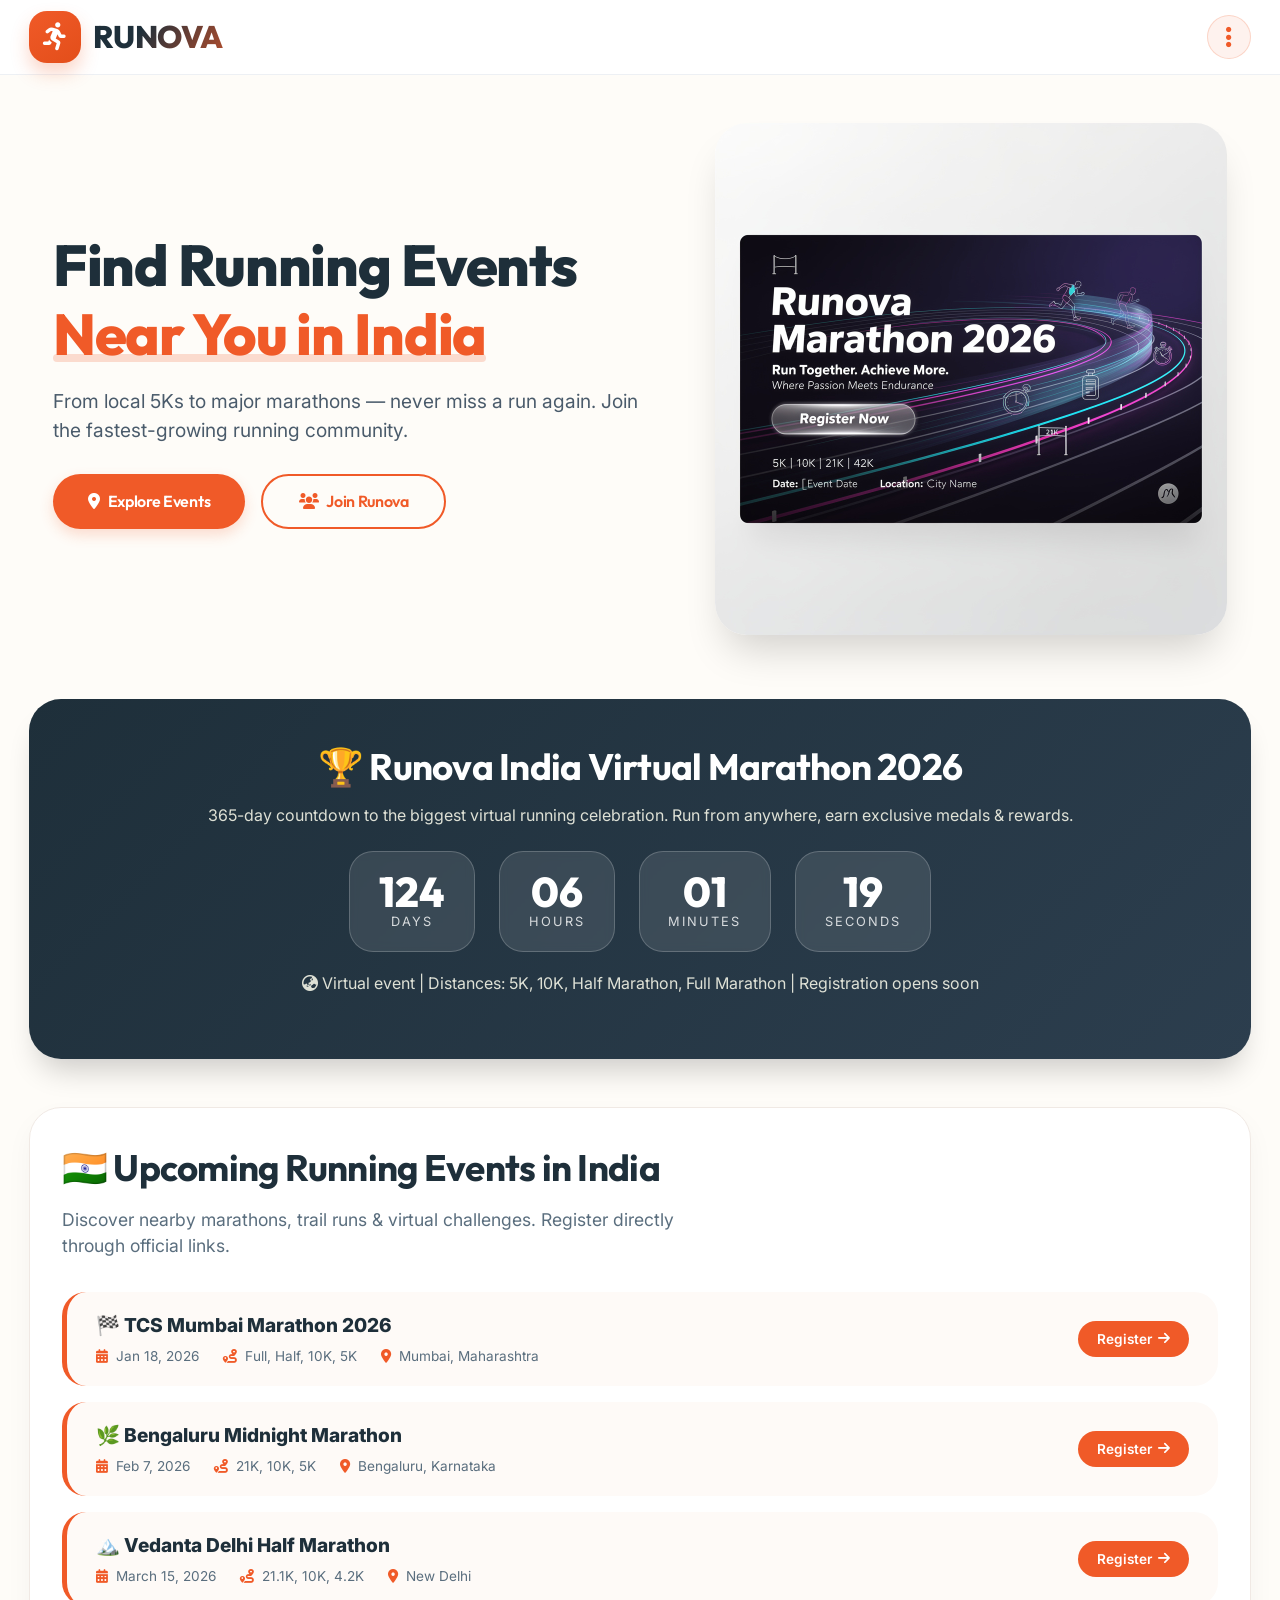
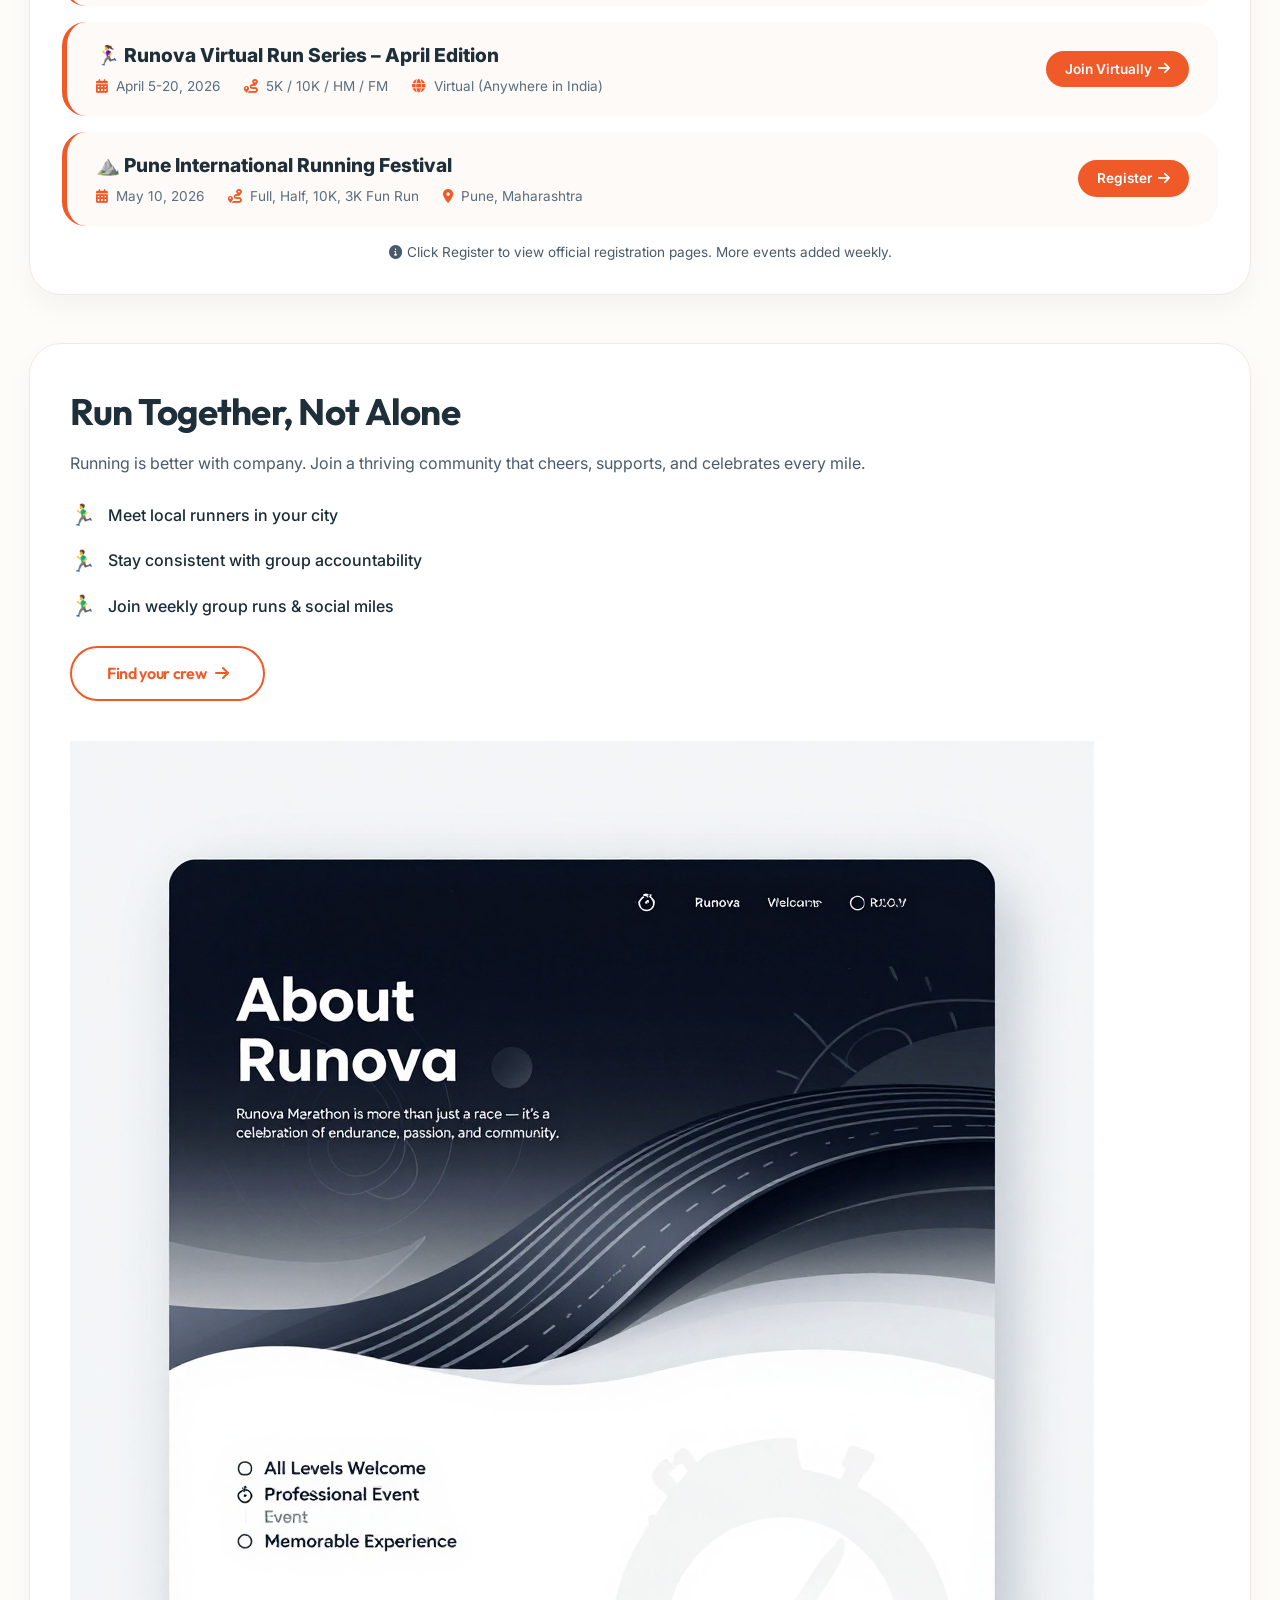
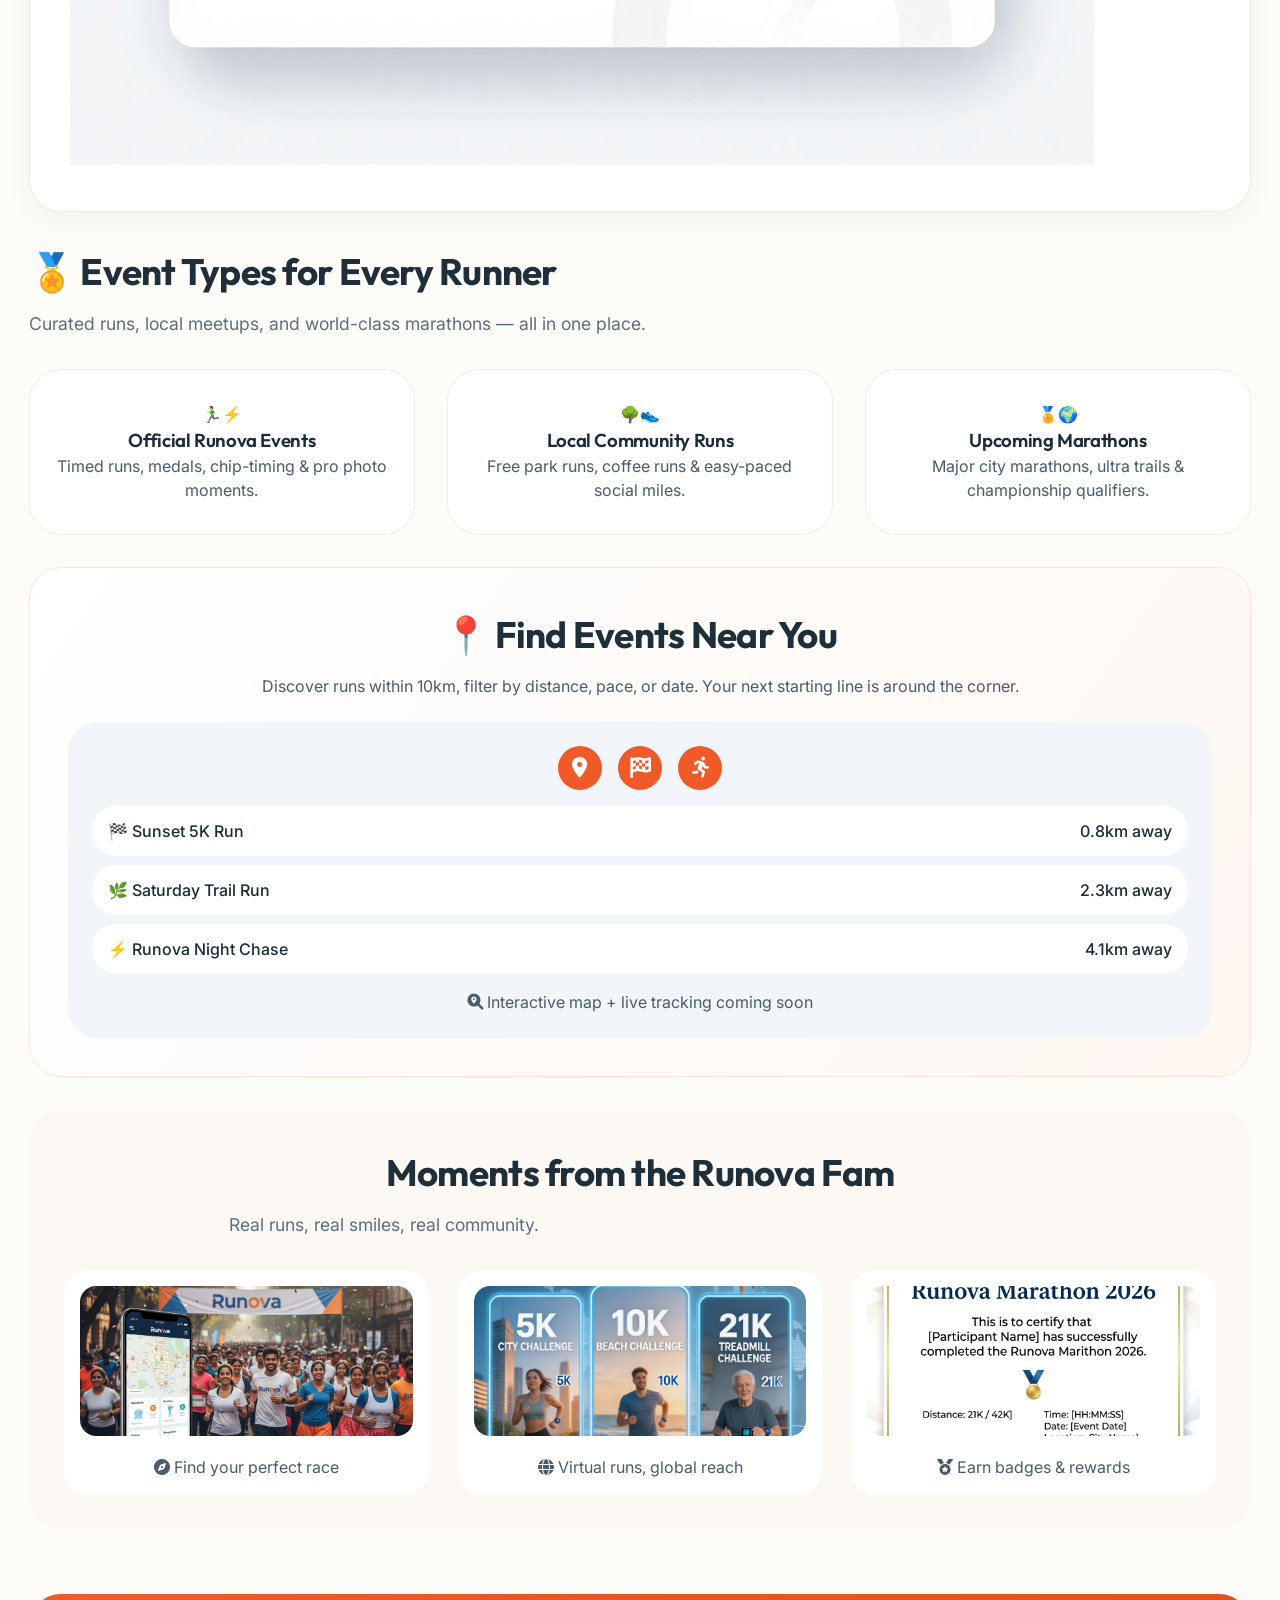
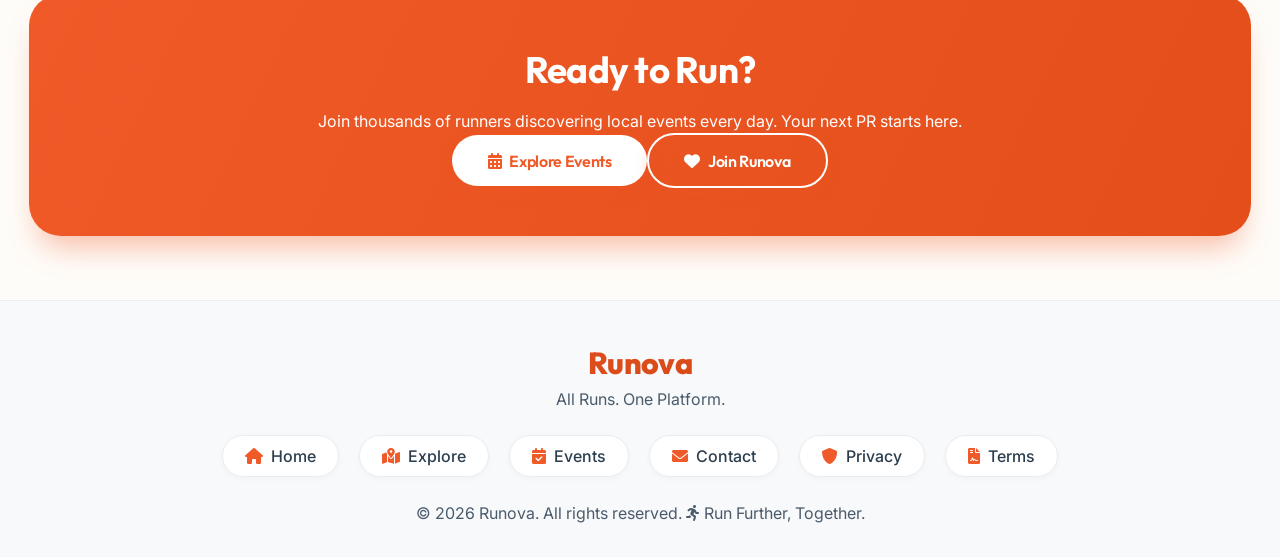
<file: index.html>
<!DOCTYPE html>
<html lang="en">
<head>
  <meta charset="UTF-8">
  <meta name="viewport" content="width=device-width, initial-scale=1.0, viewport-fit=cover">
  <meta name="description" content="Runova – Run further, together. Discover local running events, marathons, and a vibrant community in India.">
  <title>Runova – Run Further, Run Together | India Running Events</title>

  <!-- Google Fonts -->
  <link href="https://fonts.googleapis.com/css2?family=Inter:opsz,wght@14..32,300;14..32,400;14..32,500;14..32,600;14..32,700;14..32,800&family=Outfit:wght@400;500;600;700;800;900&display=swap" rel="stylesheet">

  <!-- Font Awesome 6 -->
  <link rel="stylesheet" href="https://cdnjs.cloudflare.com/ajax/libs/font-awesome/6.0.0-beta3/css/all.min.css">

  <style>
    * {
      margin: 0;
      padding: 0;
      box-sizing: border-box;
    }

    body {
      font-family: 'Inter', sans-serif;
      background: #FEFCF8;
      color: #1A2C38;
      line-height: 1.5;
      scroll-behavior: smooth;
      overflow-x: hidden;
    }

    /* ---------- INTRO OVERLAY ---------- */
    .intro-overlay {
      position: fixed;
      top: 0;
      left: 0;
      width: 100%;
      height: 100%;
      background: #FEFCF8;
      z-index: 9999;
      display: flex;
      align-items: center;
      justify-content: center;
      flex-direction: column;
      transition: opacity 0.6s ease, visibility 0.6s ease;
      pointer-events: none;
    }
    .intro-overlay.active { pointer-events: all; }
    .intro-content { text-align: center; animation: introFloat 1.2s cubic-bezier(0.2, 0.9, 0.4, 1.1) forwards; }
    .intro-runova {
      font-family: 'Outfit', sans-serif;
      font-size: 4.8rem;
      font-weight: 900;
      background: linear-gradient(135deg, #F05A28, #FF8A5C, #F05A28, #C73E0E);
      background-size: 300% auto;
      -webkit-background-clip: text;
      background-clip: text;
      color: transparent;
      animation: introShine 1.8s ease infinite, pulseScale 0.9s ease-out;
      margin-bottom: 0.5rem;
    }
    .intro-tagline { font-size: 1.2rem; color: #F05A28; font-weight: 500; letter-spacing: 2px; opacity: 0; animation: fadeUp 0.8s 0.5s forwards; }
    .intro-swoosh { width: 80px; height: 3px; background: #F05A28; margin: 1rem auto 0; border-radius: 4px; transform: scaleX(0); animation: expandLine 0.8s 0.7s forwards; }
    @keyframes introFloat { 0% { opacity: 0; transform: translateY(30px); } 100% { opacity: 1; transform: translateY(0); } }
    @keyframes introShine { 0% { background-position: 0% 50%; } 50% { background-position: 100% 50%; } 100% { background-position: 0% 50%; } }
    @keyframes pulseScale { 0% { transform: scale(0.95); opacity: 0; } 80% { transform: scale(1.02); } 100% { transform: scale(1); opacity: 1; } }
    @keyframes fadeUp { from { opacity: 0; transform: translateY(8px); } to { opacity: 1; transform: translateY(0); } }
    @keyframes expandLine { from { transform: scaleX(0); } to { transform: scaleX(1); } }
    .intro-overlay.hide-intro { opacity: 0; visibility: hidden; pointer-events: none; }
    .main-site { opacity: 0; animation: fadeMainIn 0.7s 0.3s forwards; }
    @keyframes fadeMainIn { to { opacity: 1; } }

    /* GLOBAL */
    h1, h2, h3, .logo-text-new, .btn, .quick-link-item { font-family: 'Outfit', sans-serif; font-weight: 600; letter-spacing: -0.02em; }
    h1 { font-size: 3.6rem; font-weight: 800; line-height: 1.2; color: #1E2F3A; margin-bottom: 1.2rem; }
    h1 .accent { color: #F05A28; position: relative; display: inline-block; }
    h1 .accent::after { content: ''; position: absolute; bottom: 6px; left: 0; width: 100%; height: 8px; background: rgba(240, 90, 40, 0.2); border-radius: 20px; z-index: -1; }
    h2 { font-size: 2.3rem; font-weight: 700; color: #1E2F3A; margin-bottom: 0.75rem; }
    .section-subhead { color: #5A6E7E; font-size: 1.1rem; margin-bottom: 2rem; max-width: 640px; }
    p { color: #4A5B6B; }
    .container { max-width: 1280px; margin: 0 auto; padding: 0 1.8rem; }

    /* Buttons */
    .btn { display: inline-flex; align-items: center; justify-content: center; background: #F05A28; color: white; padding: 0.85rem 2.2rem; border-radius: 60px; text-decoration: none; font-weight: 600; font-size: 1rem; transition: all 0.3s; box-shadow: 0 6px 14px rgba(240, 90, 40, 0.2); gap: 8px; border: none; cursor: pointer; }
    .btn:hover { background: #D94A1A; transform: translateY(-3px); box-shadow: 0 14px 26px rgba(240, 90, 40, 0.3); }
    .btn-outline { background: transparent; color: #F05A28; border: 2px solid #F05A28; box-shadow: none; }
    .btn-outline:hover { background: #F05A28; color: white; }

    /* Header */
    header { background: rgba(255, 255, 255, 0.96); backdrop-filter: blur(10px); border-bottom: 1px solid rgba(233, 237, 242, 0.8); position: sticky; top: 0; z-index: 100; }
    .navbar { max-width: 1280px; margin: 0 auto; padding: 0.7rem 1.8rem; display: flex; align-items: center; justify-content: space-between; flex-wrap: wrap; gap: 1rem; }

    /* Logo */
    .logo-fresh { display: flex; align-items: center; gap: 12px; text-decoration: none; }
    .logo-icon { width: 52px; height: 52px; background: linear-gradient(145deg, #F05A28, #E34E1A); border-radius: 18px; display: flex; align-items: center; justify-content: center; box-shadow: 0 10px 18px rgba(240, 90, 40, 0.25); transition: all 0.25s; animation: subtleGlow 2.4s infinite alternate; }
    .logo-icon i { font-size: 28px; color: white; }
    .logo-fresh:hover .logo-icon { transform: scale(1.02); }
    @keyframes subtleGlow { 0% { box-shadow: 0 6px 12px rgba(240, 90, 40, 0.2); } 100% { box-shadow: 0 12px 22px rgba(240, 90, 40, 0.35); } }
    .logo-text-new { font-size: 1.95rem; font-weight: 800; background: linear-gradient(125deg, #1E2F3A 20%, #F05A28 70%, #FF8A5C 100%); background-size: 200% auto; -webkit-background-clip: text; background-clip: text; color: transparent; letter-spacing: -0.5px; transition: 0.2s; }
    .logo-fresh:hover .logo-text-new { background-position: 100% 0; }

    /* Three dots menu */
    .dots-menu-container { position: relative; }
    .dots-icon { background: rgba(240, 90, 40, 0.08); border-radius: 40px; width: 44px; height: 44px; display: flex; align-items: center; justify-content: center; cursor: pointer; transition: all 0.2s; border: 1px solid rgba(240, 90, 40, 0.2); }
    .dots-icon i { font-size: 1.5rem; color: #F05A28; }
    .dots-icon:hover { background: rgba(240, 90, 40, 0.15); transform: scale(1.02); }
    .dots-dropdown { position: absolute; top: 55px; right: 0; background: white; border-radius: 1.2rem; box-shadow: 0 20px 35px -12px rgba(0, 0, 0, 0.2); width: 250px; opacity: 0; visibility: hidden; transform: translateY(-10px); transition: all 0.2s ease; z-index: 200; border: 1px solid #F0E9E4; overflow: hidden; }
    .dots-dropdown.show { opacity: 1; visibility: visible; transform: translateY(0); }
    .dots-dropdown a { display: flex; align-items: center; gap: 12px; padding: 0.9rem 1.2rem; text-decoration: none; color: #2C3E4E; font-weight: 500; transition: 0.2s; border-bottom: 1px solid #F5F0EB; }
    .dots-dropdown a:last-child { border-bottom: none; }
    .dots-dropdown a i { width: 24px; color: #F05A28; font-size: 1rem; }
    .dots-dropdown a:hover { background: #FEF7F2; color: #F05A28; padding-left: 1.5rem; }

    /* Countdown Section */
    .countdown-section { background: linear-gradient(135deg, #1E2F3A 0%, #2C3E4E 100%); border-radius: 2rem; padding: 2.5rem; text-align: center; color: white; margin: 3rem 0; box-shadow: 0 20px 30px -10px rgba(0,0,0,0.2); }
    .countdown-section h2 { color: white; margin-bottom: 0.5rem; }
    .countdown-section p { color: rgba(255,255,240,0.85); margin-bottom: 1.5rem; }
    .countdown-timer { display: flex; justify-content: center; gap: 1.5rem; flex-wrap: wrap; margin-top: 1rem; }
    .time-card { background: rgba(255,255,255,0.1); backdrop-filter: blur(4px); padding: 1.2rem 1.8rem; border-radius: 1.5rem; min-width: 100px; text-align: center; border: 1px solid rgba(255,255,255,0.2); }
    .time-number { font-size: 2.6rem; font-weight: 800; font-family: 'Outfit', monospace; line-height: 1; }
    .time-label { font-size: 0.8rem; text-transform: uppercase; letter-spacing: 2px; opacity: 0.8; }

    /* Events India Section */
    .events-india { background: #FFFFFF; border-radius: 2rem; padding: 2rem; margin: 3rem 0; box-shadow: 0 12px 28px rgba(0, 0, 0, 0.04); border: 1px solid #F0E9E4; }
    .event-card { display: flex; flex-wrap: wrap; justify-content: space-between; align-items: center; background: #FEFAF7; border-radius: 1.5rem; padding: 1.2rem 1.8rem; margin-bottom: 1rem; transition: 0.2s; border-left: 5px solid #F05A28; }
    .event-card:hover { transform: translateX(6px); background: white; box-shadow: 0 6px 14px rgba(0,0,0,0.05); }
    .event-info { flex: 3; }
    .event-name { font-weight: 800; font-size: 1.2rem; color: #1E2F3A; }
    .event-details { display: flex; gap: 1.5rem; flex-wrap: wrap; font-size: 0.85rem; margin-top: 0.4rem; color: #5A6E7E; }
    .event-details i { margin-right: 4px; color: #F05A28; }
    .event-register a { background: #F05A28; color: white; padding: 0.5rem 1.2rem; border-radius: 40px; text-decoration: none; font-weight: 600; font-size: 0.85rem; transition: 0.2s; display: inline-flex; align-items: center; gap: 6px; }
    .event-register a:hover { background: #D94A1A; transform: translateY(-2px); }

    /* Other existing sections (preserved) */
    .hero { margin: 3rem auto 4rem; padding: 0 1.5rem; display: flex; align-items: center; gap: 3rem; flex-wrap: wrap; }
    .hero-text { flex: 1.2; }
    .hero-image { flex: 1; border-radius: 32px; overflow: hidden; box-shadow: 0 25px 40px -12px rgba(0, 0, 0, 0.18); }
    .hero-image img { width: 100%; height: auto; display: block; transition: transform 0.5s; }
    .hero-image:hover img { transform: scale(1.02); }
    .community-wrapper { background: #FFFFFF; border-radius: 2rem; display: flex; flex-wrap: wrap; gap: 2.5rem; align-items: center; padding: 2.5rem; box-shadow: 0 12px 28px rgba(0, 0, 0, 0.04); border: 1px solid #F0E9E4; margin: 2rem 0; }
    .bullet-list { list-style: none; margin: 1.5rem 0; }
    .bullet-list li { margin-bottom: 0.9rem; display: flex; align-items: center; gap: 12px; font-weight: 500; }
    .bullet-list li::before { content: "🏃‍♂️"; font-size: 1.3rem; }
    .types-grid { display: grid; grid-template-columns: repeat(auto-fit, minmax(260px, 1fr)); gap: 2rem; margin: 2rem 0; }
    .type-card { background: white; border-radius: 2rem; padding: 2rem 1.6rem; text-align: center; transition: all 0.3s; border: 1px solid #F2EBE6; }
    .type-card:hover { transform: translateY(-8px); border-color: #FCDBCE; box-shadow: 0 20px 30px -12px rgba(240, 90, 40, 0.15); }
    .location-card { background: linear-gradient(125deg, #FFFFFF 0%, #FEF7F2 100%); border-radius: 2rem; padding: 2.4rem; text-align: center; border: 1px solid #FFE4D8; margin: 2rem 0; }
    .map-mock { background: #F2F5F9; border-radius: 1.8rem; padding: 1.5rem; margin-top: 1.5rem; }
    .pin-wave { display: flex; justify-content: center; gap: 1rem; margin-bottom: 1rem; }
    .pin { background: #F05A28; width: 44px; height: 44px; border-radius: 50%; display: inline-flex; align-items: center; justify-content: center; color: white; font-size: 1.3rem; animation: softPop 1.2s infinite alternate; }
    @keyframes softPop { 0% { transform: scale(0.95); } 100% { transform: scale(1.1); background: #FF7946; } }
    .event-nearby { background: white; border-radius: 1.5rem; padding: 0.8rem 1rem; margin: 0.6rem 0; display: flex; justify-content: space-between; font-weight: 500; }
    .visual-gallery { background: #FCF9F5; border-radius: 2rem; padding: 2.2rem; text-align: center; margin: 2rem 0; }
    .gallery-grid { display: flex; flex-wrap: wrap; justify-content: center; gap: 1.8rem; margin-top: 2rem; }
    .gallery-item { flex: 1; min-width: 180px; background: white; border-radius: 1.5rem; padding: 1rem; transition: all 0.3s; }
    .gallery-item img { width: 100%; height: 150px; object-fit: cover; border-radius: 1rem; margin-bottom: 0.8rem; }
    .cta-section { background: linear-gradient(115deg, #F05A28, #E34E1A); border-radius: 2rem; padding: 3rem 2rem; text-align: center; margin: 4rem auto; box-shadow: 0 20px 30px -10px rgba(240, 90, 40, 0.4); }
    .cta-section h2, .cta-section p { color: white; }
    .cta-section .btn-light { background: white; color: #F05A28; }
    .cta-section .btn-outline-light { background: transparent; border: 2px solid white; color: white; }
    .cta-section .btn-outline-light:hover { background: white; color: #F05A28; }

    /* Footer */
    footer { background: #F8F9FB; padding: 2.5rem 1.5rem 2rem; margin-top: 2rem; border-top: 1px solid #E9EDF2; }
    .footer-content { max-width: 1280px; margin: 0 auto; text-align: center; }
    .footer-content h3 { font-size: 1.9rem; font-weight: 800; background: linear-gradient(135deg, #F05A28, #C73E0E); -webkit-background-clip: text; background-clip: text; color: transparent; }
    .footer-links { display: flex; justify-content: center; gap: 1.2rem; margin: 1.5rem 0; flex-wrap: wrap; }
    .footer-quick-link { display: inline-flex; align-items: center; gap: 8px; background: white; padding: 0.5rem 1.4rem; border-radius: 60px; text-decoration: none; font-weight: 500; color: #2C3E4E; transition: all 0.2s; box-shadow: 0 2px 6px rgba(0, 0, 0, 0.03); border: 1px solid #E9EDF2; }
    .footer-quick-link i { color: #F05A28; }
    .footer-quick-link:hover { background: #F05A28; color: white; border-color: #F05A28; transform: translateY(-2px); }
    .footer-quick-link:hover i { color: white; }

    @media (max-width: 850px) {
      h1 { font-size: 2.6rem; }
      .hero { flex-direction: column-reverse; text-align: center; }
      .navbar { flex-direction: row; justify-content: space-between; }
      .dots-icon { width: 40px; height: 40px; }
      .time-card { padding: 0.8rem 1rem; min-width: 70px; }
      .time-number { font-size: 1.8rem; }
    }
  </style>
</head>
<body>

<!-- INTRO OVERLAY -->
<div id="introOverlay" class="intro-overlay active">
  <div class="intro-content">
    <div class="intro-runova">RUNOVA</div>
    <div class="intro-tagline">RUN FURTHER, TOGETHER</div>
    <div class="intro-swoosh"></div>
  </div>
</div>

<div class="main-site">
  <header>
    <nav class="navbar">
      <a href="index.html" class="logo-fresh">
        <div class="logo-icon"><i class="fas fa-person-running"></i></div>
        <span class="logo-text-new">RUNOVA</span>
      </a>
      <!-- Three dots menu (contains all navigation links) -->
      <div class="dots-menu-container">
        <div class="dots-icon" id="dotsIcon"><i class="fas fa-ellipsis-v"></i></div>
        <div class="dots-dropdown" id="dotsDropdown">
          <a href="index.html"><i class="fas fa-home"></i> Home</a>
          <a href="explore.html"><i class="fas fa-map-marked-alt"></i> Explore Runs</a>
          <a href="events.html"><i class="fas fa-calendar-check"></i> Runova Events</a>
          <a href="contact.html"><i class="fas fa-envelope"></i> Contact</a>
          
        </div>
      </div>
    </nav>
  </header>

  <main>
    <div class="container">
      <div class="hero">
        <div class="hero-text">
          <h1>Find Running Events <span class="accent">Near You in India</span></h1>
          <p style="font-size: 1.2rem;">From local 5Ks to major marathons — never miss a run again. Join the fastest-growing running community.</p>
          <div class="hero-buttons" style="display: flex; gap: 1rem; margin-top: 1.8rem; flex-wrap: wrap;">
            <a href="explore.html" class="btn"><i class="fas fa-map-marker-alt"></i> Explore Events</a>
            <a href="events.html" class="btn btn-outline"><i class="fas fa-users"></i> Join Runova</a>
          </div>
        </div>
        <div class="hero-image"><img src="hero-runova.jpeg" alt="Runners in community event"></div>
      </div>
    </div>

    <!-- COUNTDOWN SECTION: 365 days countdown to Runova Virtual Marathon -->
    <div class="container">
      <div class="countdown-section">
        <h2>🏆 Runova India Virtual Marathon 2026</h2>
        <p>365-day countdown to the biggest virtual running celebration. Run from anywhere, earn exclusive medals & rewards.</p>
        <div class="countdown-timer" id="countdownTimer">
          <div class="time-card"><div class="time-number" id="days">365</div><div class="time-label">Days</div></div>
          <div class="time-card"><div class="time-number" id="hours">00</div><div class="time-label">Hours</div></div>
          <div class="time-card"><div class="time-number" id="minutes">00</div><div class="time-label">Minutes</div></div>
          <div class="time-card"><div class="time-number" id="seconds">00</div><div class="time-label">Seconds</div></div>
        </div>
        <p style="margin-top: 1.2rem;"><i class="fas fa-globe-asia"></i> Virtual event | Distances: 5K, 10K, Half Marathon, Full Marathon | Registration opens soon</p>
      </div>
    </div>

    <!-- UPCOMING RUNNING EVENTS IN INDIA (with dates, distances, registration links) -->
    <div class="container">
      <div class="events-india">
        <h2>🇮🇳 Upcoming Running Events in India</h2>
        <p class="section-subhead">Discover nearby marathons, trail runs & virtual challenges. Register directly through official links.</p>
        <div class="event-card">
          <div class="event-info">
            <div class="event-name">🏁 TCS Mumbai Marathon 2026</div>
            <div class="event-details"><span><i class="fas fa-calendar-alt"></i> Jan 18, 2026</span><span><i class="fas fa-route"></i> Full, Half, 10K, 5K</span><span><i class="fas fa-map-marker-alt"></i> Mumbai, Maharashtra</span></div>
          </div>
          <div class="event-register"><a href="#" target="_blank">Register <i class="fas fa-arrow-right"></i></a></div>
        </div>
        <div class="event-card">
          <div class="event-info">
            <div class="event-name">🌿 Bengaluru Midnight Marathon</div>
            <div class="event-details"><span><i class="fas fa-calendar-alt"></i> Feb 7, 2026</span><span><i class="fas fa-route"></i> 21K, 10K, 5K</span><span><i class="fas fa-map-marker-alt"></i> Bengaluru, Karnataka</span></div>
          </div>
          <div class="event-register"><a href="#" target="_blank">Register <i class="fas fa-arrow-right"></i></a></div>
        </div>
        <div class="event-card">
          <div class="event-info">
            <div class="event-name">🏔️ Vedanta Delhi Half Marathon</div>
            <div class="event-details"><span><i class="fas fa-calendar-alt"></i> March 15, 2026</span><span><i class="fas fa-route"></i> 21.1K, 10K, 4.2K</span><span><i class="fas fa-map-marker-alt"></i> New Delhi</span></div>
          </div>
          <div class="event-register"><a href="#" target="_blank">Register <i class="fas fa-arrow-right"></i></a></div>
        </div>
        <div class="event-card">
          <div class="event-info">
            <div class="event-name">🏃‍♀️ Runova Virtual Run Series – April Edition</div>
            <div class="event-details"><span><i class="fas fa-calendar-alt"></i> April 5-20, 2026</span><span><i class="fas fa-route"></i> 5K / 10K / HM / FM</span><span><i class="fas fa-globe"></i> Virtual (Anywhere in India)</span></div>
          </div>
          <div class="event-register"><a href="#" target="_blank">Join Virtually <i class="fas fa-arrow-right"></i></a></div>
        </div>
        <div class="event-card">
          <div class="event-info">
            <div class="event-name">⛰️ Pune International Running Festival</div>
            <div class="event-details"><span><i class="fas fa-calendar-alt"></i> May 10, 2026</span><span><i class="fas fa-route"></i> Full, Half, 10K, 3K Fun Run</span><span><i class="fas fa-map-marker-alt"></i> Pune, Maharashtra</span></div>
          </div>
          <div class="event-register"><a href="#" target="_blank">Register <i class="fas fa-arrow-right"></i></a></div>
        </div>
        <p style="margin-top: 1rem; font-size: 0.85rem; text-align: center;"><i class="fas fa-info-circle"></i> Click Register to view official registration pages. More events added weekly.</p>
      </div>
    </div>

    <!-- Existing sections (preserved) -->
    <div class="container">
      <div class="community-wrapper">
        <div class="community-text">
          <h2>Run Together, Not Alone</h2>
          <p>Running is better with company. Join a thriving community that cheers, supports, and celebrates every mile.</p>
          <ul class="bullet-list"><li>Meet local runners in your city</li><li>Stay consistent with group accountability</li><li>Join weekly group runs & social miles</li></ul>
          <a href="explore.html" class="btn btn-outline">Find your crew <i class="fas fa-arrow-right"></i></a>
        </div>
        <div class="community-image"><img src="about-runova.jpeg" alt="Runova community running together"></div>
      </div>
    </div>

    <div class="container">
      <h2>🏅 Event Types for Every Runner</h2>
      <p class="section-subhead">Curated runs, local meetups, and world-class marathons — all in one place.</p>
      <div class="types-grid">
        <div class="type-card"><div class="type-icon">🏃‍♂️⚡</div><h3>Official Runova Events</h3><p>Timed runs, medals, chip-timing & pro photo moments.</p></div>
        <div class="type-card"><div class="type-icon">🌳👟</div><h3>Local Community Runs</h3><p>Free park runs, coffee runs & easy-paced social miles.</p></div>
        <div class="type-card"><div class="type-icon">🏅🌍</div><h3>Upcoming Marathons</h3><p>Major city marathons, ultra trails & championship qualifiers.</p></div>
      </div>
    </div>

    <div class="container">
      <div class="location-card">
        <h2>📍 Find Events Near You</h2>
        <p>Discover runs within 10km, filter by distance, pace, or date. Your next starting line is around the corner.</p>
        <div class="map-mock"><div class="pin-wave"><div class="pin"><i class="fas fa-location-dot"></i></div><div class="pin"><i class="fas fa-flag-checkered"></i></div><div class="pin"><i class="fas fa-person-running"></i></div></div>
        <div class="event-nearby"><span>🏁 Sunset 5K Run</span><span>0.8km away</span></div>
        <div class="event-nearby"><span>🌿 Saturday Trail Run</span><span>2.3km away</span></div>
        <div class="event-nearby"><span>⚡ Runova Night Chase</span><span>4.1km away</span></div>
        <p style="margin-top:1rem"><i class="fas fa-search-location"></i> Interactive map + live tracking coming soon</p></div>
      </div>
    </div>

    <div class="container">
      <div class="visual-gallery">
        <h2>Moments from the Runova Fam</h2>
        <p class="section-subhead">Real runs, real smiles, real community.</p>
        <div class="gallery-grid">
          <div class="gallery-item"><img src="run-why choise.png" alt="Runner choosing event"><p><i class="fas fa-compass"></i> Find your perfect race</p></div>
          <div class="gallery-item"><img src="virtual-runova.jpeg" alt="Virtual run challenge"><p><i class="fas fa-globe"></i> Virtual runs, global reach</p></div>
          <div class="gallery-item"><img src="certificate_runova.png" alt="Earn medals & certificates"><p><i class="fas fa-medal"></i> Earn badges & rewards</p></div>
        </div>
      </div>
    </div>

    <div class="container">
      <div class="cta-section">
        <h2>Ready to Run?</h2>
        <p>Join thousands of runners discovering local events every day. Your next PR starts here.</p>
        <div><a href="explore.html" class="btn btn-light"><i class="fas fa-calendar-alt"></i> Explore Events</a><a href="events.html" class="btn btn-outline-light"><i class="fas fa-heart"></i> Join Runova</a></div>
      </div>
    </div>
  </main>

  <footer>
    <div class="footer-content">
      <h3>Runova</h3>
      <p>All Runs. One Platform.</p>
      <div class="footer-links">
        <a href="index.html" class="footer-quick-link"><i class="fas fa-home"></i> Home</a>
        <a href="explore.html" class="footer-quick-link"><i class="fas fa-map-marked-alt"></i> Explore</a>
        <a href="events.html" class="footer-quick-link"><i class="fas fa-calendar-check"></i> Events</a>
        <a href="contact.html" class="footer-quick-link"><i class="fas fa-envelope"></i> Contact</a>
        <a href="#" id="footerPrivacy" class="footer-quick-link"><i class="fas fa-shield-alt"></i> Privacy</a>
        <a href="#" id="footerTerms" class="footer-quick-link"><i class="fas fa-file-contract"></i> Terms</a>
      </div>
      <p class="copyright">© 2026 Runova. All rights reserved. <i class="fas fa-running"></i> Run Further, Together.</p>
    </div>
  </footer>
</div>

<script>
  // Intro overlay
  (function() {
    const overlay = document.getElementById('introOverlay');
    if (overlay) {
      setTimeout(() => { overlay.classList.add('hide-intro'); setTimeout(() => { if(overlay.parentNode) overlay.style.display = 'none'; }, 700); }, 2100);
    }
  })();

  // Three dots dropdown toggle
  const dotsIcon = document.getElementById('dotsIcon');
  const dotsDropdown = document.getElementById('dotsDropdown');
  if (dotsIcon && dotsDropdown) {
    dotsIcon.addEventListener('click', (e) => { e.stopPropagation(); dotsDropdown.classList.toggle('show'); });
    document.addEventListener('click', (e) => { if (!dotsIcon.contains(e.target) && !dotsDropdown.contains(e.target)) dotsDropdown.classList.remove('show'); });
  }

  // Privacy & Terms alerts (demo)
  const privacyLink = document.getElementById('privacyLink');
  const termsLink = document.getElementById('termsLink');
  const footerPrivacy = document.getElementById('footerPrivacy');
  const footerTerms = document.getElementById('footerTerms');
  const shareLink = document.getElementById('shareLink');
  if (privacyLink) privacyLink.addEventListener('click', (e) => { e.preventDefault(); alert('📜 Runova Privacy Policy: We respect your data. No sharing without consent. Full policy available upon request.'); dotsDropdown.classList.remove('show'); });
  if (termsLink) termsLink.addEventListener('click', (e) => { e.preventDefault(); alert('📄 Terms & Conditions: By using Runova, you agree to community guidelines. Virtual events are non-refundable but transferable.'); dotsDropdown.classList.remove('show'); });
  if (footerPrivacy) footerPrivacy.addEventListener('click', (e) => { e.preventDefault(); alert('📜 Privacy Policy: Your information is safe with Runova.'); });
  if (footerTerms) footerTerms.addEventListener('click', (e) => { e.preventDefault(); alert('📄 Terms & Conditions: Participation rules apply.'); });
  if (shareLink) shareLink.addEventListener('click', (e) => { e.preventDefault(); alert('🌐 Share Runova with your running crew! Copy link: https://runova-eta.vercel.app'); dotsDropdown.classList.remove('show'); });

  // COUNTDOWN: target date set to 365 days from today (April 8, 2027 for demonstration)
  // Using a fixed future date: April 8, 2027 (approx 365 days from now)
  const targetDate = new Date('April 8, 2027 00:00:00').getTime();
  function updateCountdown() {
    const now = new Date().getTime();
    const distance = targetDate - now;
    if (distance < 0) {
      document.getElementById('days').innerText = '0'; document.getElementById('hours').innerText = '0';
      document.getElementById('minutes').innerText = '0'; document.getElementById('seconds').innerText = '0';
      return;
    }
    const days = Math.floor(distance / (1000 * 60 * 60 * 24));
    const hours = Math.floor((distance % (86400000)) / (3600000));
    const minutes = Math.floor((distance % 3600000) / 60000);
    const seconds = Math.floor((distance % 60000) / 1000);
    document.getElementById('days').innerText = days;
    document.getElementById('hours').innerText = hours < 10 ? '0'+hours : hours;
    document.getElementById('minutes').innerText = minutes < 10 ? '0'+minutes : minutes;
    document.getElementById('seconds').innerText = seconds < 10 ? '0'+seconds : seconds;
  }
  updateCountdown();
  setInterval(updateCountdown, 1000);
</script>
</body>
</html>
</file>
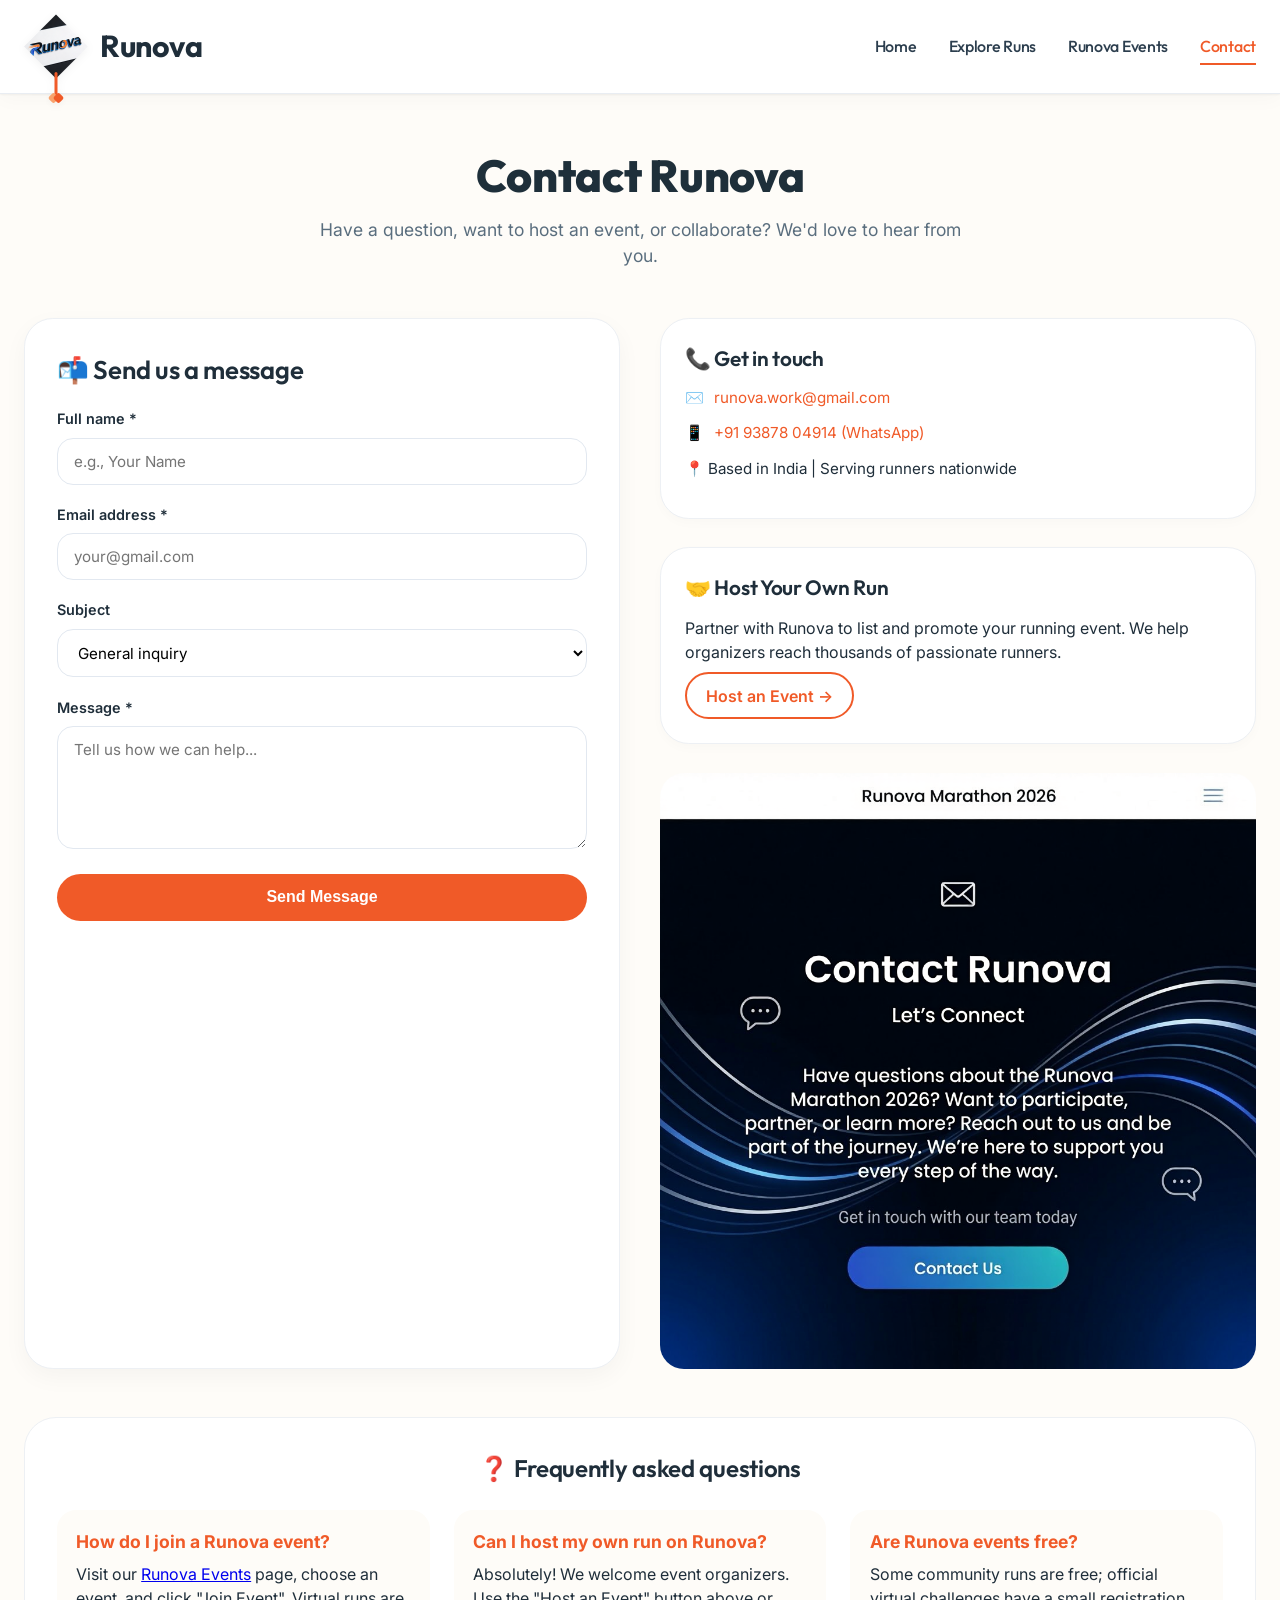
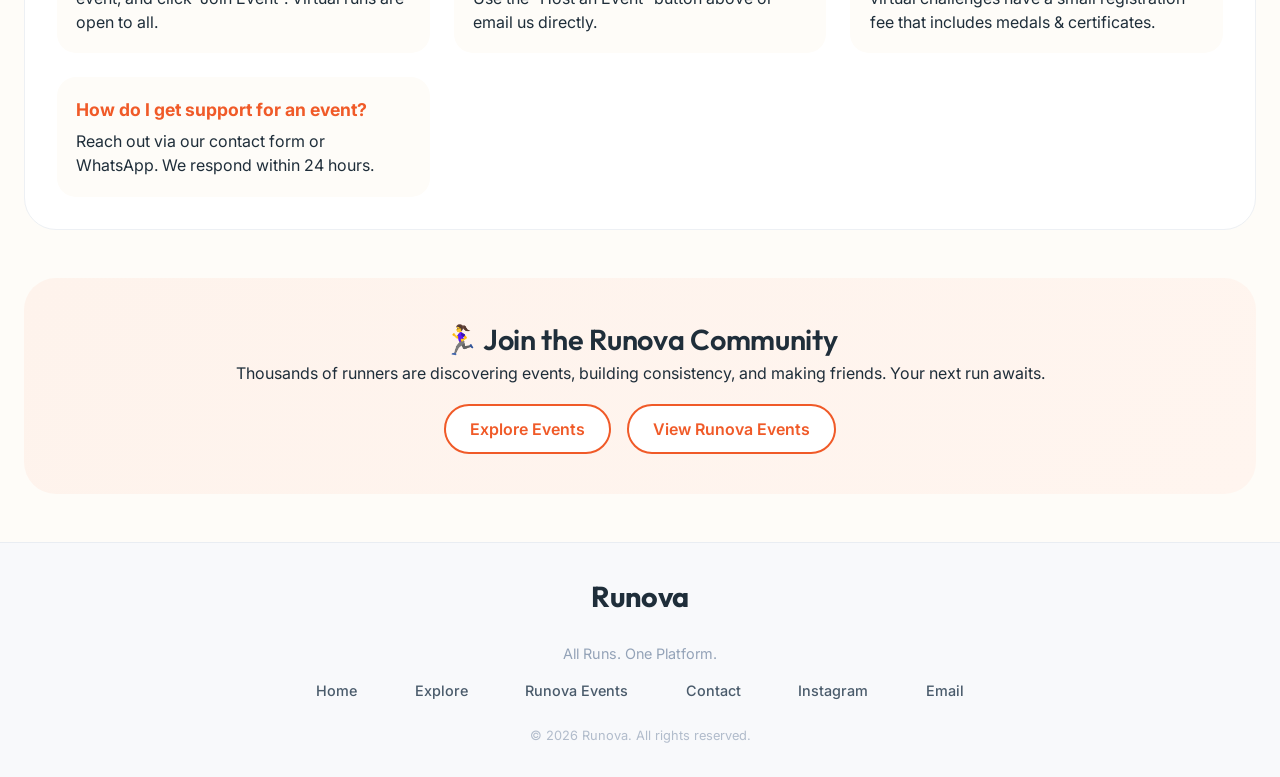
<file: contact.html>
<!DOCTYPE html>
<html lang="en">
<head>
  <meta charset="UTF-8">
  <meta name="viewport" content="width=device-width, initial-scale=1.0, viewport-fit=cover">
  <title>Contact Runova – Get in Touch</title>

  <!-- Google Fonts (consistent with other pages) -->
  <link href="https://fonts.googleapis.com/css2?family=Inter:opsz,wght@14..32,300;14..32,400;14..32,500;14..32,600;14..32,700&family=Outfit:wght@400;500;600;700;800&display=swap" rel="stylesheet">

  <!-- Main CSS (preserved) -->
  <link rel="stylesheet" href="style.css">

  <style>
    /* Additional styling for contact page – modern, friendly, mobile-first */
    * {
      margin: 0;
      padding: 0;
      box-sizing: border-box;
    }

    body {
      font-family: 'Inter', sans-serif;
      background: #FEFCF8;
      color: #1F2E3A;
      line-height: 1.5;
    }

    h1, h2, h3, .logo-text, .nav-links a, .btn {
      font-family: 'Outfit', sans-serif;
      font-weight: 600;
      letter-spacing: -0.3px;
    }

    /* Navbar (kite logo – same as index.html) */
    .navbar {
      max-width: 1280px;
      margin: 0 auto;
      padding: 0.9rem 1.5rem;
      display: flex;
      align-items: center;
      justify-content: space-between;
      flex-wrap: wrap;
      gap: 1.2rem;
      background: #ffffff;
      border-bottom: 1px solid #e9edf2;
    }
    .kite-logo {
      display: inline-flex;
      align-items: center;
      text-decoration: none;
      gap: 12px;
    }
    .kite-image-wrapper {
      position: relative;
      width: 64px;
      height: 64px;
      animation: softFloat 2.8s ease-in-out infinite;
      filter: drop-shadow(0 2px 4px rgba(0,0,0,0.05));
    }
    .kite-image {
      width: 100%;
      height: 100%;
      object-fit: cover;
      clip-path: polygon(50% 0%, 100% 50%, 50% 100%, 0% 50%);
      transition: transform 0.2s;
    }
    .kite-logo:hover .kite-image {
      transform: scale(1.02);
    }
    .kite-tail {
      position: absolute;
      bottom: -18px;
      left: 50%;
      transform: translateX(-50%);
      width: 3px;
      height: 24px;
      background: #F05A28;
      border-radius: 2px;
    }
    .kite-tail::before,
    .kite-tail::after {
      content: '';
      position: absolute;
      width: 8px;
      height: 8px;
      background: #F9A26C;
      border-radius: 2px;
      bottom: -6px;
      left: -5px;
      transform: rotate(45deg);
    }
    .kite-tail::after {
      left: auto;
      right: -5px;
      background: #F05A28;
    }
    .logo-text {
      font-size: 1.9rem;
      font-weight: 700;
      color: #1F2E3A;
      letter-spacing: -0.5px;
    }
    @keyframes softFloat {
      0% { transform: translateY(0px); }
      50% { transform: translateY(-4px); }
      100% { transform: translateY(0px); }
    }
    .nav-links {
      display: flex;
      gap: 2rem;
      list-style: none;
    }
    .nav-links a {
      text-decoration: none;
      font-weight: 500;
      color: #2C3E4E;
      transition: 0.2s;
      font-size: 1rem;
      padding: 0.4rem 0;
      border-bottom: 2px solid transparent;
    }
    .nav-links a:hover, .nav-links a.active {
      color: #F05A28;
      border-bottom-color: #F05A28;
    }

    /* Container */
    .container {
      max-width: 1280px;
      margin: 0 auto;
      padding: 0 1.5rem;
    }

    /* Page Header */
    .page-header {
      text-align: center;
      padding: 3rem 0 1rem;
    }
    .page-header h1 {
      font-size: 2.8rem;
      font-weight: 800;
      color: #1E2F3A;
    }
    .page-header p {
      font-size: 1.1rem;
      color: #5A6E7E;
      max-width: 680px;
      margin: 0.5rem auto 0;
    }

    /* Two-column layout: form + contact info & collaboration */
    .contact-grid {
      display: grid;
      grid-template-columns: 1fr 1fr;
      gap: 2.5rem;
      margin: 2rem 0 3rem;
    }

    /* Form Card */
    .form-card {
      background: white;
      border-radius: 1.8rem;
      padding: 2rem;
      box-shadow: 0 8px 24px rgba(0, 0, 0, 0.04);
      border: 1px solid #EDF0F4;
    }
    .form-card h2 {
      font-size: 1.6rem;
      margin-bottom: 1.2rem;
    }
    .form-group {
      margin-bottom: 1.2rem;
    }
    .form-group label {
      display: block;
      font-weight: 600;
      margin-bottom: 0.5rem;
      font-size: 0.9rem;
    }
    .form-group input, .form-group select, .form-group textarea {
      width: 100%;
      padding: 0.8rem 1rem;
      border: 1px solid #E2E8F0;
      border-radius: 1rem;
      font-family: 'Inter', sans-serif;
      font-size: 0.95rem;
      background: #FFFFFF;
      transition: 0.2s;
    }
    .form-group input:focus, .form-group select:focus, .form-group textarea:focus {
      outline: none;
      border-color: #F05A28;
      box-shadow: 0 0 0 3px rgba(240, 90, 40, 0.1);
    }
    .btn-primary {
      background: #F05A28;
      color: white;
      border: none;
      padding: 0.9rem 1.5rem;
      border-radius: 60px;
      font-weight: 600;
      font-size: 1rem;
      cursor: pointer;
      width: 100%;
      transition: 0.2s;
    }
    .btn-primary:hover {
      background: #D94A1A;
      transform: translateY(-2px);
    }
    #formStatus {
      margin-top: 1rem;
      font-size: 0.85rem;
      text-align: center;
      color: #10b981;
    }

    /* Info Cards */
    .info-card {
      background: white;
      border-radius: 1.8rem;
      padding: 1.5rem;
      margin-bottom: 1.8rem;
      border: 1px solid #EDF0F4;
      box-shadow: 0 4px 12px rgba(0,0,0,0.02);
    }
    .info-card h3 {
      display: flex;
      align-items: center;
      gap: 8px;
      font-size: 1.3rem;
      margin-bottom: 0.8rem;
    }
    .contact-detail {
      margin: 0.8rem 0;
      display: flex;
      align-items: center;
      gap: 10px;
      font-size: 0.95rem;
    }
    .contact-detail a {
      color: #F05A28;
      text-decoration: none;
    }
    .host-btn {
      background: transparent;
      border: 2px solid #F05A28;
      color: #F05A28;
      padding: 0.6rem 1.2rem;
      border-radius: 40px;
      font-weight: 600;
      text-decoration: none;
      display: inline-block;
      margin-top: 0.5rem;
      transition: 0.2s;
    }
    .host-btn:hover {
      background: #F05A28;
      color: white;
    }

    /* FAQ Section */
    .faq-section {
      margin: 3rem 0;
      background: #FFFFFF;
      border-radius: 2rem;
      padding: 2rem;
      border: 1px solid #EDF0F4;
    }
    .faq-grid {
      display: grid;
      grid-template-columns: repeat(auto-fit, minmax(280px, 1fr));
      gap: 1.5rem;
      margin-top: 1.5rem;
    }
    .faq-item {
      background: #FEFCF8;
      padding: 1.2rem;
      border-radius: 1.2rem;
    }
    .faq-item h4 {
      font-size: 1.1rem;
      margin-bottom: 0.4rem;
      color: #F05A28;
    }

    /* CTA Section */
    .cta-community {
      background: linear-gradient(135deg, #FEF3EC, #FFF5EF);
      border-radius: 2rem;
      padding: 2.5rem;
      text-align: center;
      margin: 2rem 0 3rem;
    }
    .cta-community h2 {
      font-size: 1.8rem;
    }
    .cta-buttons {
      display: flex;
      gap: 1rem;
      justify-content: center;
      flex-wrap: wrap;
      margin-top: 1.2rem;
    }
    .btn-secondary {
      background: white;
      color: #F05A28;
      border: 2px solid #F05A28;
      padding: 0.7rem 1.5rem;
      border-radius: 60px;
      text-decoration: none;
      font-weight: 600;
    }
    .btn-secondary:hover {
      background: #F05A28;
      color: white;
    }

    /* Footer */
    footer {
      background: #F8F9FB;
      padding: 2rem 1.5rem;
      margin-top: 2rem;
      border-top: 1px solid #E9EDF2;
    }
    .footer-content {
      max-width: 1280px;
      margin: 0 auto;
      text-align: center;
    }
    .footer-content h3 {
      font-size: 1.8rem;
      font-weight: 700;
      color: #1F2E3A;
      margin-bottom: 0.3rem;
    }
    .footer-links {
      display: flex;
      justify-content: center;
      gap: 2rem;
      margin: 1rem 0;
      flex-wrap: wrap;
    }
    .footer-links a {
      color: #4A5B6B;
      text-decoration: none;
      font-weight: 500;
    }
    .footer-links a:hover {
      color: #F05A28;
    }
    .copyright {
      font-size: 0.8rem;
      opacity: 0.7;
    }

    @media (max-width: 900px) {
      .contact-grid {
        grid-template-columns: 1fr;
        gap: 1.5rem;
      }
      .page-header h1 {
        font-size: 2.2rem;
      }
      .navbar {
        flex-direction: column;
        align-items: flex-start;
      }
    }
  </style>
</head>
<body>

<!-- ================= NAVBAR (KITE LOGO – asset runova-logo.jpeg preserved) ================= -->
<header>
  <nav class="navbar">
    <a href="index.html" class="logo kite-logo">
      <div class="kite-image-wrapper">
        <img class="kite-image" src="runova-logo.jpeg" alt="Runova Logo">
        <div class="kite-tail"></div>
      </div>
      <span class="logo-text">Runova</span>
    </a>
    <ul class="nav-links">
      <li><a href="index.html">Home</a></li>
      <li><a href="explore.html">Explore Runs</a></li>
      <li><a href="events.html">Runova Events</a></li>
      <li><a href="contact.html" class="active">Contact</a></li>
    </ul>
  </nav>
</header>

<main>
  <div class="container">
    <!-- Page Header -->
    <div class="page-header">
      <h1>Contact Runova</h1>
      <p>Have a question, want to host an event, or collaborate? We'd love to hear from you.</p>
    </div>

    <!-- Main Contact Grid: Form + Contact Info & Collaboration -->
    <div class="contact-grid">
      <!-- Contact Form -->
      <div class="form-card">
        <h2>📬 Send us a message</h2>
        <form id="contactForm">
          <div class="form-group">
            <label>Full name *</label>
            <input type="text" id="name" placeholder="e.g., Your Name" required>
          </div>
          <div class="form-group">
            <label>Email address *</label>
            <input type="email" id="email" placeholder="your@gmail.com" required>
          </div>
          <div class="form-group">
            <label>Subject</label>
            <select id="subject">
              <option value="General inquiry">General inquiry</option>
              <option value="Event support">Event support</option>
              <option value="Partnership / Hosting">Partnership / Hosting</option>
              <option value="Feedback">Feedback</option>
            </select>
          </div>
          <div class="form-group">
            <label>Message *</label>
            <textarea id="message" rows="5" placeholder="Tell us how we can help..."></textarea>
          </div>
          <button type="button" class="btn-primary" onclick="sendToWhatsApp(event)">Send Message</button>
          <div id="formStatus"></div>
        </form>
      </div>

      <!-- Right side: Contact info + Collaboration -->
      <div>
        <div class="info-card">
          <h3>📞 Get in touch</h3>
          <div class="contact-detail">✉️ <a href="mailto:runova.work@gmail.com">runova.work@gmail.com</a></div>
          <div class="contact-detail">📱 <a href="https://wa.me/919387804914" target="_blank">+91 93878 04914 (WhatsApp)</a></div>
          <div class="contact-detail">📍 Based in India | Serving runners nationwide</div>
        </div>

        <div class="info-card">
          <h3>🤝 Host Your Own Run</h3>
          <p>Partner with Runova to list and promote your running event. We help organizers reach thousands of passionate runners.</p>
          <a href="#" class="host-btn" onclick="alert('🚀 Hosting inquiry: reach out to runova.work@gmail.com')">Host an Event →</a>
        </div>

        <!-- Friendly visual touch: existing image contact-runova.png -->
        <div style="border-radius: 1.5rem; overflow: hidden; margin-top: 0.5rem;">
          <img src="contact-runova.png" alt="Runova community" style="width:100%; display:block;">
        </div>
      </div>
    </div>

    <!-- FAQ Section -->
    <div class="faq-section">
      <h2 style="text-align: center;">❓ Frequently asked questions</h2>
      <div class="faq-grid">
        <div class="faq-item">
          <h4>How do I join a Runova event?</h4>
          <p>Visit our <a href="events.html">Runova Events</a> page, choose an event, and click "Join Event". Virtual runs are open to all.</p>
        </div>
        <div class="faq-item">
          <h4>Can I host my own run on Runova?</h4>
          <p>Absolutely! We welcome event organizers. Use the "Host an Event" button above or email us directly.</p>
        </div>
        <div class="faq-item">
          <h4>Are Runova events free?</h4>
          <p>Some community runs are free; official virtual challenges have a small registration fee that includes medals & certificates.</p>
        </div>
        <div class="faq-item">
          <h4>How do I get support for an event?</h4>
          <p>Reach out via our contact form or WhatsApp. We respond within 24 hours.</p>
        </div>
      </div>
    </div>

    <!-- CTA Section: Join the Runova Community -->
    <div class="cta-community">
      <h2>🏃‍♀️ Join the Runova Community</h2>
      <p>Thousands of runners are discovering events, building consistency, and making friends. Your next run awaits.</p>
      <div class="cta-buttons">
        <a href="explore.html" class="btn-secondary">Explore Events</a>
        <a href="events.html" class="btn-secondary">View Runova Events</a>
      </div>
    </div>
  </div>
</main>

<!-- ================= FOOTER (preserved links + improved) ================= -->
<footer>
  <div class="footer-content">
    <h3>Runova</h3>
    <p>All Runs. One Platform.</p>
    <div class="footer-links">
      <a href="index.html">Home</a>
      <a href="explore.html">Explore</a>
      <a href="events.html">Runova Events</a>
      <a href="contact.html">Contact</a>
      <a href="https://www.instagram.com/runovaofficialpage" target="_blank">Instagram</a>
      <a href="mailto:runova.work@gmail.com">Email</a>
    </div>
    <p class="copyright">© 2026 Runova. All rights reserved.</p>
  </div>
</footer>

<script>
  // WhatsApp integration (preserves existing functionality with enhanced fields)
  function sendToWhatsApp(event) {
    event.preventDefault();
    const name = document.getElementById('name').value.trim();
    const email = document.getElementById('email').value.trim();
    const subject = document.getElementById('subject').value;
    const message = document.getElementById('message').value.trim();

    if (!name || !email) {
      document.getElementById('formStatus').innerText = '⚠️ Please fill in your name and email.';
      return;
    }

    const fullMessage = `*Contact from Runova website*%0A%0A*Name:* ${name}%0A*Email:* ${email}%0A*Subject:* ${subject}%0A*Message:* ${message}`;
    const phone = "919387804914";
    const url = `https://wa.me/${phone}?text=${fullMessage}`;
    window.open(url, "_blank");
    document.getElementById('formStatus').innerText = '✓ Opening WhatsApp... Send us your message!';
    // optional: clear status after 3 sec
    setTimeout(() => {
      document.getElementById('formStatus').innerText = '';
    }, 4000);
  }
</script>

</body>
</html>
</file>
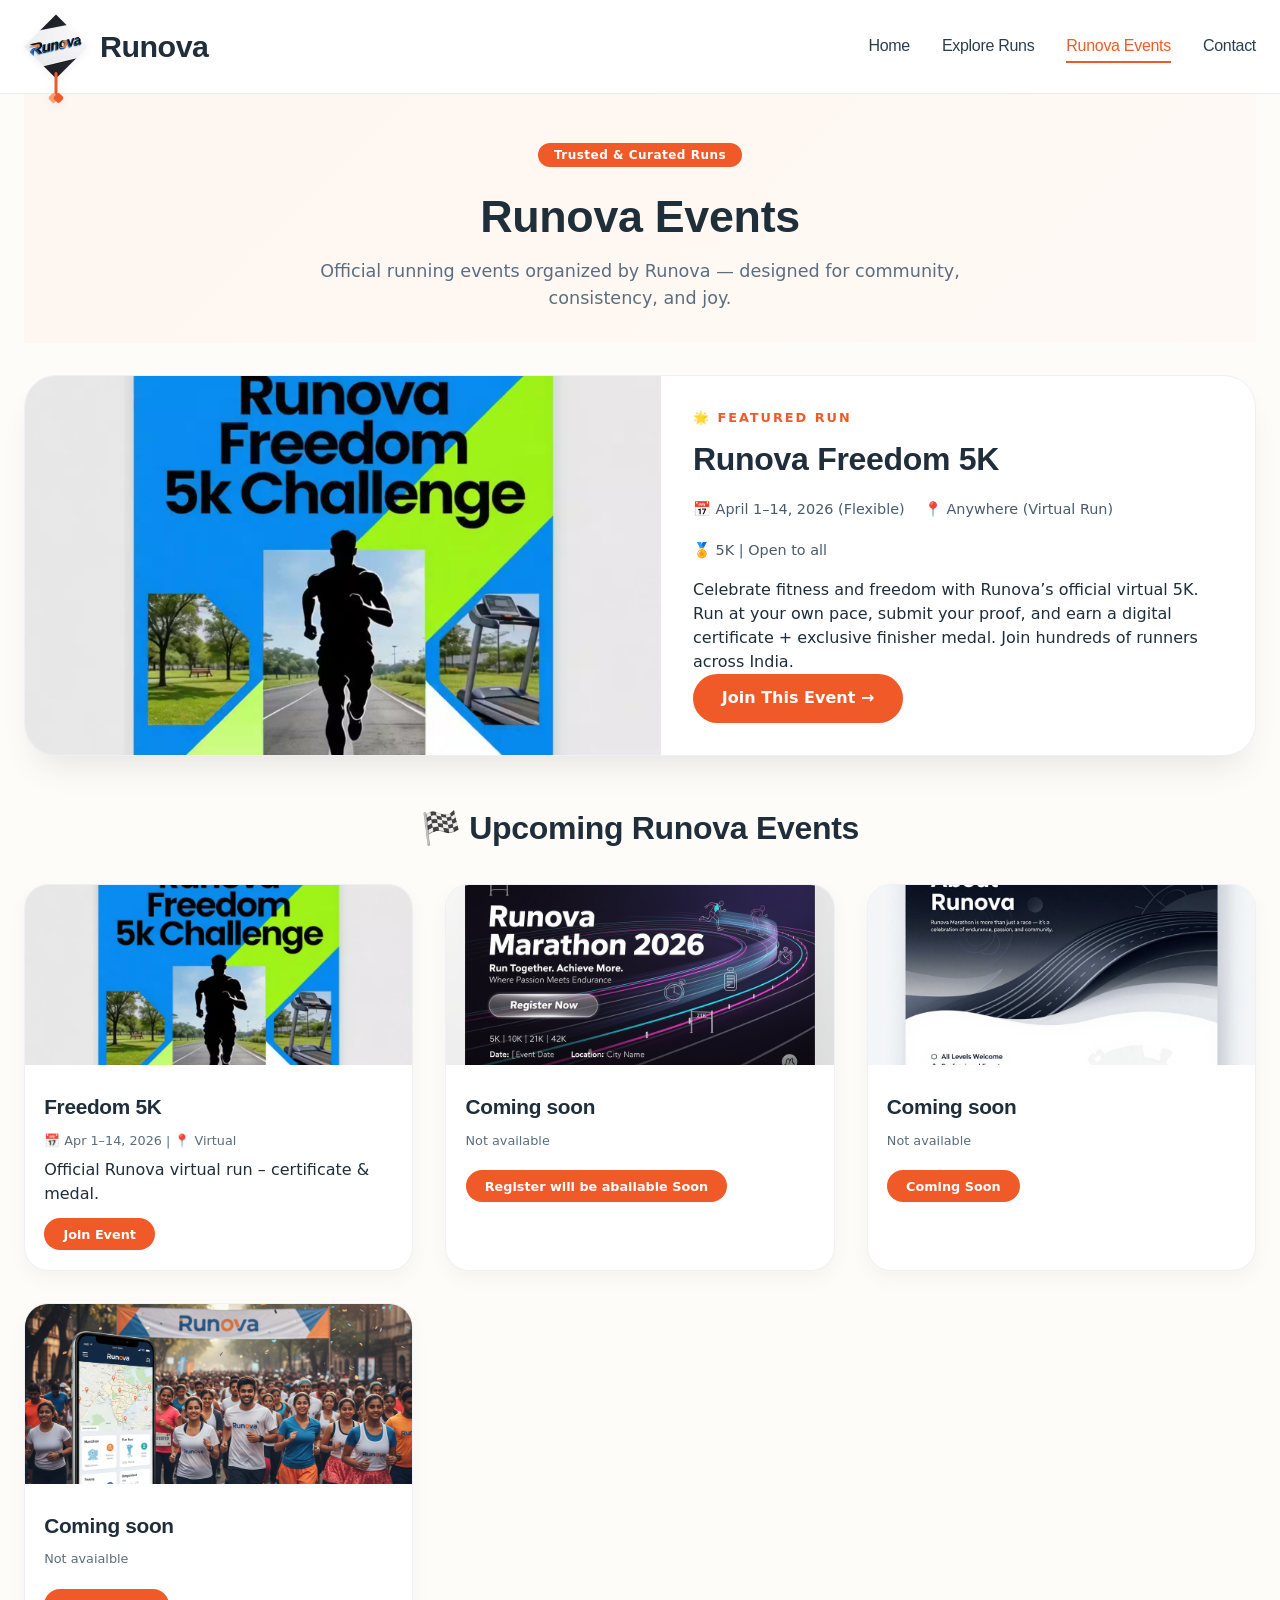
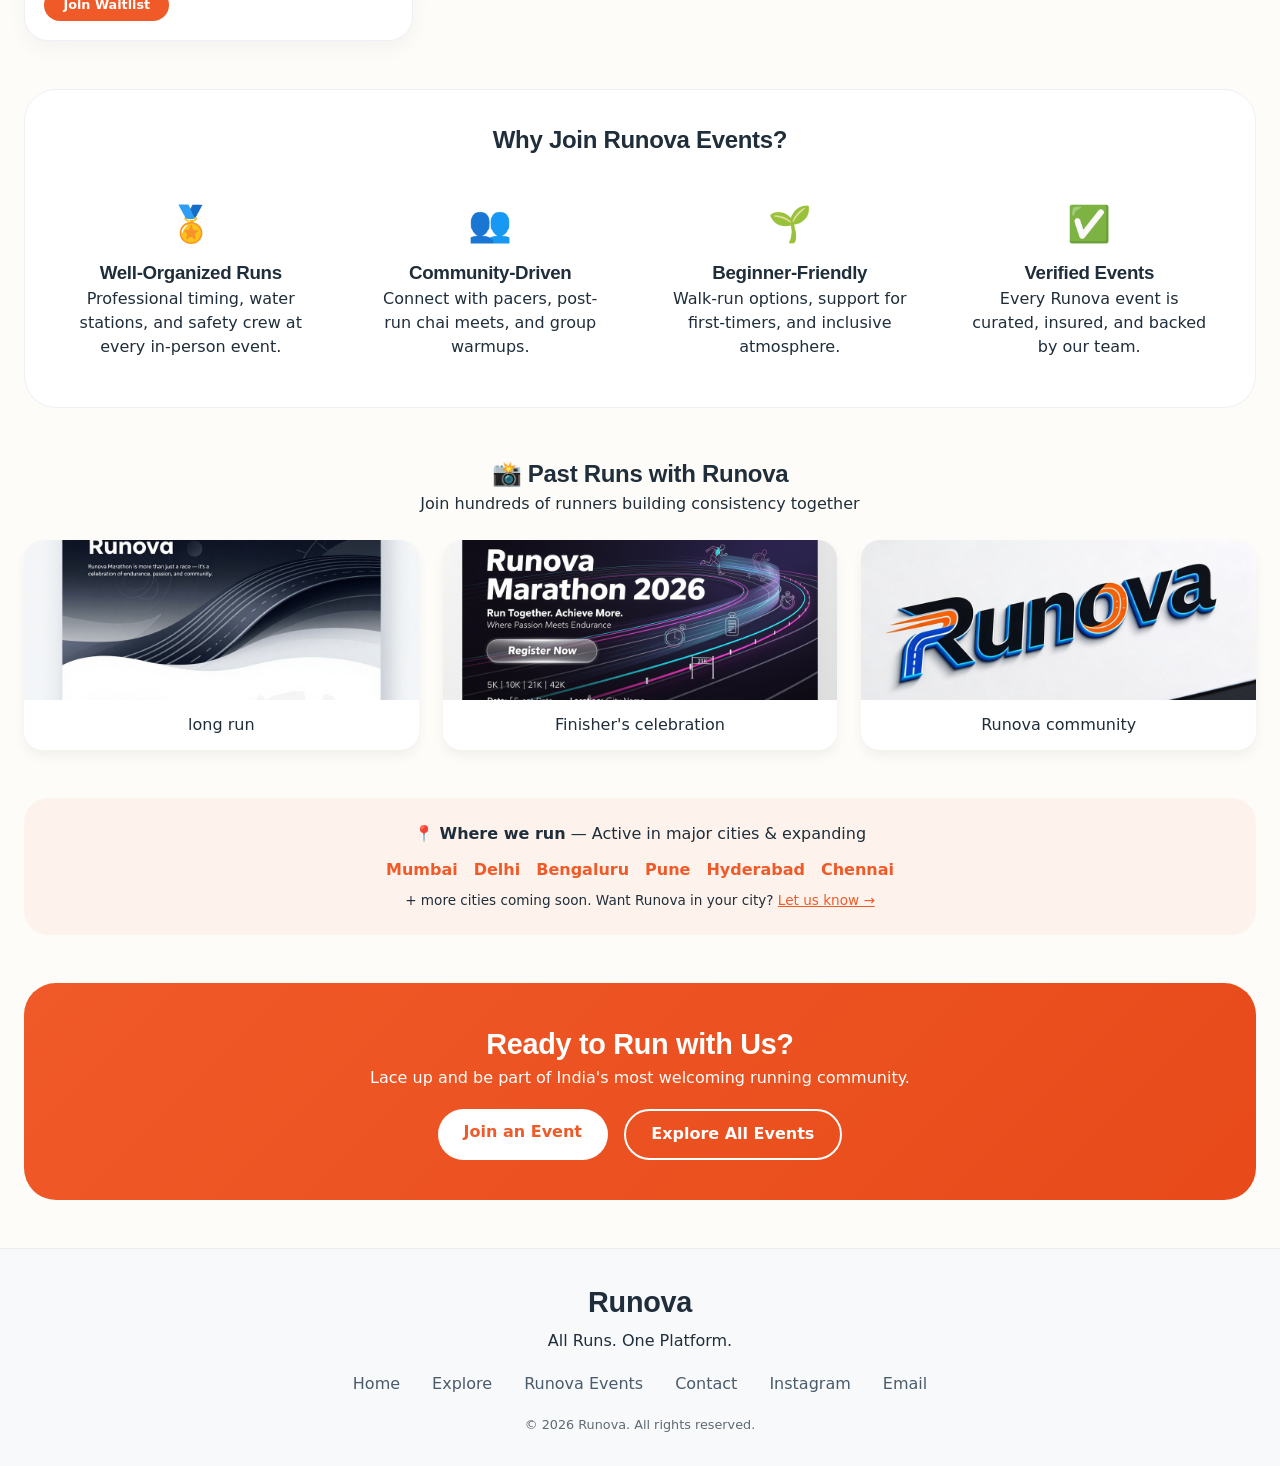
<file: events.html>
<!DOCTYPE html>
<html lang="en">
<head>
  <meta charset="UTF-8">
  <meta name="viewport" content="width=device-width, initial-scale=1.0, viewport-fit=cover">
  <title>Runova Events | Official Runs Organized by Runova</title>
  <!-- No external CSS/JS to preserve – all styles inline for consistency -->
  <style>
    * {
      margin: 0;
      padding: 0;
      box-sizing: border-box;
    }

    body {
      font-family: 'Inter', system-ui, -apple-system, BlinkMacSystemFont, 'Segoe UI', Roboto, sans-serif;
      background: #FEFCF8;
      color: #1F2E3A;
      line-height: 1.5;
    }

    h1, h2, h3, .logo-text, .nav-links a, .btn {
      font-family: 'Outfit', sans-serif;
      font-weight: 600;
      letter-spacing: -0.3px;
    }

    /* Navbar – kite logo (matching index.html) */
    .navbar {
      max-width: 1280px;
      margin: 0 auto;
      padding: 0.9rem 1.5rem;
      display: flex;
      align-items: center;
      justify-content: space-between;
      flex-wrap: wrap;
      gap: 1.2rem;
      background: #ffffff;
      border-bottom: 1px solid #e9edf2;
    }
    .kite-logo {
      display: inline-flex;
      align-items: center;
      text-decoration: none;
      gap: 12px;
    }
    .kite-image-wrapper {
      position: relative;
      width: 64px;
      height: 64px;
      animation: softFloat 2.8s ease-in-out infinite;
      filter: drop-shadow(0 2px 4px rgba(0,0,0,0.05));
    }
    .kite-image {
      width: 100%;
      height: 100%;
      object-fit: cover;
      clip-path: polygon(50% 0%, 100% 50%, 50% 100%, 0% 50%);
      transition: transform 0.2s;
    }
    .kite-logo:hover .kite-image {
      transform: scale(1.02);
    }
    .kite-tail {
      position: absolute;
      bottom: -18px;
      left: 50%;
      transform: translateX(-50%);
      width: 3px;
      height: 24px;
      background: #F05A28;
      border-radius: 2px;
    }
    .kite-tail::before,
    .kite-tail::after {
      content: '';
      position: absolute;
      width: 8px;
      height: 8px;
      background: #F9A26C;
      border-radius: 2px;
      bottom: -6px;
      left: -5px;
      transform: rotate(45deg);
    }
    .kite-tail::after {
      left: auto;
      right: -5px;
      background: #F05A28;
    }
    .logo-text {
      font-size: 1.9rem;
      font-weight: 700;
      color: #1F2E3A;
      letter-spacing: -0.5px;
    }
    @keyframes softFloat {
      0% { transform: translateY(0px); }
      50% { transform: translateY(-4px); }
      100% { transform: translateY(0px); }
    }
    .nav-links {
      display: flex;
      gap: 2rem;
      list-style: none;
    }
    .nav-links a {
      text-decoration: none;
      font-weight: 500;
      color: #2C3E4E;
      transition: 0.2s;
      font-size: 1rem;
      padding: 0.4rem 0;
      border-bottom: 2px solid transparent;
    }
    .nav-links a:hover, .nav-links a.active {
      color: #F05A28;
      border-bottom-color: #F05A28;
    }

    /* container */
    .container {
      max-width: 1280px;
      margin: 0 auto;
      padding: 0 1.5rem;
    }

    /* Page Header */
    .page-header {
      text-align: center;
      padding: 3rem 0 2rem;
      background: linear-gradient(135deg, #FEF6F0, #FFF9F5);
      margin-bottom: 1rem;
    }
    .page-header h1 {
      font-size: 2.8rem;
      font-weight: 800;
      color: #1E2F3A;
    }
    .page-header .badge {
      display: inline-block;
      background: #F05A28;
      color: white;
      font-size: 0.75rem;
      font-weight: 600;
      padding: 0.2rem 1rem;
      border-radius: 40px;
      margin-bottom: 1rem;
      letter-spacing: 0.5px;
    }
    .page-header p {
      font-size: 1.1rem;
      color: #5A6E7E;
      max-width: 650px;
      margin: 0.5rem auto 0;
    }

    /* Featured Event */
    .featured-section {
      margin: 2rem 0 3rem;
    }
    .featured-card {
      background: white;
      border-radius: 2rem;
      overflow: hidden;
      box-shadow: 0 20px 35px -12px rgba(0,0,0,0.1);
      display: flex;
      flex-wrap: wrap;
      border: 1px solid #EDF0F4;
      transition: transform 0.2s;
    }
    .featured-card:hover {
      transform: translateY(-4px);
    }
    .featured-image {
      flex: 1.2;
      min-width: 280px;
    }
    .featured-image img {
      width: 100%;
      height: 100%;
      object-fit: cover;
      display: block;
    }
    .featured-content {
      flex: 1;
      padding: 2rem;
    }
    .featured-label {
      font-size: 0.8rem;
      text-transform: uppercase;
      letter-spacing: 2px;
      color: #F05A28;
      font-weight: 700;
    }
    .featured-content h2 {
      font-size: 2rem;
      margin: 0.5rem 0 1rem;
    }
    .event-meta {
      display: flex;
      flex-wrap: wrap;
      gap: 1.2rem;
      margin: 1rem 0;
      font-size: 0.9rem;
      color: #4A5B6B;
    }
    .event-meta span {
      display: flex;
      align-items: center;
      gap: 6px;
    }
    .btn-primary {
      background: #F05A28;
      color: white;
      border: none;
      padding: 0.8rem 1.8rem;
      border-radius: 60px;
      font-weight: 600;
      font-size: 1rem;
      cursor: pointer;
      transition: 0.2s;
      display: inline-block;
      text-decoration: none;
    }
    .btn-primary:hover {
      background: #D94A1A;
      transform: translateY(-2px);
      box-shadow: 0 8px 16px rgba(240,90,40,0.2);
    }
    .btn-outline {
      background: transparent;
      border: 2px solid #F05A28;
      color: #F05A28;
      padding: 0.7rem 1.6rem;
      border-radius: 60px;
      font-weight: 600;
      text-decoration: none;
      transition: 0.2s;
      display: inline-block;
    }
    .btn-outline:hover {
      background: #F05A28;
      color: white;
    }

    /* Events Grid */
    .section-title {
      font-size: 2rem;
      margin: 2rem 0 1rem;
      text-align: center;
    }
    .events-grid {
      display: grid;
      grid-template-columns: repeat(auto-fill, minmax(300px, 1fr));
      gap: 2rem;
      margin: 2rem 0;
    }
    .event-card {
      background: white;
      border-radius: 1.5rem;
      overflow: hidden;
      transition: all 0.25s ease;
      box-shadow: 0 8px 20px rgba(0, 0, 0, 0.04);
      border: 1px solid #EDF0F4;
    }
    .event-card:hover {
      transform: translateY(-5px);
      box-shadow: 0 20px 30px -12px rgba(240, 90, 40, 0.12);
      border-color: #FCE0D2;
    }
    .event-img {
      width: 100%;
      height: 180px;
      object-fit: cover;
      background: #F1F5F9;
    }
    .event-info {
      padding: 1.2rem;
    }
    .event-info h3 {
      font-size: 1.3rem;
      margin-bottom: 0.25rem;
    }
    .event-info .meta {
      font-size: 0.8rem;
      color: #5A6E7E;
      margin: 0.5rem 0;
      display: flex;
      gap: 0.8rem;
      flex-wrap: wrap;
    }
    .event-info .btn-small {
      background: #F05A28;
      color: white;
      padding: 0.4rem 1.2rem;
      border-radius: 40px;
      text-decoration: none;
      font-size: 0.8rem;
      font-weight: 600;
      display: inline-block;
      margin-top: 0.8rem;
      transition: 0.2s;
    }
    .event-info .btn-small:hover {
      background: #D94A1A;
    }

    /* Why Runova & Trust Section */
    .trust-section {
      background: #FFFFFF;
      border-radius: 2rem;
      padding: 2rem;
      margin: 3rem 0;
      border: 1px solid #EDF0F4;
    }
    .trust-grid {
      display: flex;
      flex-wrap: wrap;
      gap: 2rem;
      justify-content: center;
      margin-top: 1.5rem;
    }
    .trust-item {
      flex: 1;
      min-width: 200px;
      text-align: center;
      padding: 1rem;
    }
    .trust-icon {
      font-size: 2.2rem;
      margin-bottom: 0.5rem;
    }

    /* Past Events Gallery */
    .gallery-section {
      margin: 3rem 0;
      text-align: center;
    }
    .gallery-grid {
      display: flex;
      flex-wrap: wrap;
      gap: 1.5rem;
      justify-content: center;
      margin-top: 1.5rem;
    }
    .gallery-item {
      flex: 1;
      min-width: 200px;
      border-radius: 1.2rem;
      overflow: hidden;
      box-shadow: 0 6px 12px rgba(0,0,0,0.05);
    }
    .gallery-item img {
      width: 100%;
      height: 160px;
      object-fit: cover;
      display: block;
    }
    .gallery-item p {
      padding: 0.8rem;
      font-weight: 500;
      background: white;
    }

    /* Location mention */
    .location-banner {
      background: #FEF3EC;
      border-radius: 1.5rem;
      padding: 1.5rem;
      text-align: center;
      margin: 2rem 0;
    }
    .location-banner p {
      font-size: 1rem;
    }
    .city-list {
      display: flex;
      flex-wrap: wrap;
      justify-content: center;
      gap: 1rem;
      margin-top: 0.8rem;
      font-weight: 600;
      color: #F05A28;
    }

    /* CTA Section */
    .cta-section {
      background: linear-gradient(135deg, #F05A28, #E84A1A);
      border-radius: 2rem;
      padding: 2.5rem;
      text-align: center;
      color: white;
      margin: 3rem 0;
    }
    .cta-section h2 {
      color: white;
      font-size: 1.8rem;
    }
    .cta-buttons {
      display: flex;
      gap: 1rem;
      justify-content: center;
      flex-wrap: wrap;
      margin-top: 1.2rem;
    }
    .cta-buttons .btn-light {
      background: white;
      color: #F05A28;
      padding: 0.7rem 1.6rem;
      border-radius: 60px;
      font-weight: 600;
      text-decoration: none;
    }
    .cta-buttons .btn-outline-light {
      background: transparent;
      border: 2px solid white;
      color: white;
      padding: 0.7rem 1.6rem;
      border-radius: 60px;
      font-weight: 600;
      text-decoration: none;
    }
    .cta-buttons .btn-outline-light:hover {
      background: white;
      color: #F05A28;
    }

    /* Footer (preserved links + improved) */
    footer {
      background: #F8F9FB;
      padding: 2rem 1.5rem;
      margin-top: 2rem;
      border-top: 1px solid #E9EDF2;
    }
    .footer-content {
      max-width: 1280px;
      margin: 0 auto;
      text-align: center;
    }
    .footer-content h3 {
      font-size: 1.8rem;
      font-weight: 700;
      color: #1F2E3A;
      margin-bottom: 0.3rem;
    }
    .footer-links {
      display: flex;
      justify-content: center;
      gap: 2rem;
      margin: 1.2rem 0;
      flex-wrap: wrap;
    }
    .footer-links a {
      color: #4A5B6B;
      text-decoration: none;
      font-weight: 500;
    }
    .footer-links a:hover {
      color: #F05A28;
    }
    .copyright {
      font-size: 0.8rem;
      opacity: 0.7;
    }

    @media (max-width: 780px) {
      .featured-card {
        flex-direction: column;
      }
      .featured-image {
        height: 260px;
      }
      .page-header h1 {
        font-size: 2rem;
      }
      .navbar {
        flex-direction: column;
        align-items: flex-start;
      }
    }
  </style>
</head>
<body>

<!-- ================= NAVBAR (KITE LOGO + LINKS) ================= -->
<header>
  <nav class="navbar">
    <a href="index.html" class="logo kite-logo">
      <div class="kite-image-wrapper">
        <img class="kite-image" src="runova-logo.jpeg" alt="Runova Logo">
        <div class="kite-tail"></div>
      </div>
      <span class="logo-text">Runova</span>
    </a>
    <ul class="nav-links">
      <li><a href="index.html">Home</a></li>
      <li><a href="explore.html">Explore Runs</a></li>
      <li><a href="events.html" class="active">Runova Events</a></li>
      <li><a href="contact.html">Contact</a></li>
    </ul>
  </nav>
</header>

<main>
  <div class="container">
    <!-- Page Header with Trust Badge -->
    <div class="page-header">
      <div class="badge">Trusted & Curated Runs</div>
      <h1>Runova Events</h1>
      <p>Official running events organized by Runova — designed for community, consistency, and joy.</p>
    </div>

    <!-- FEATURED EVENT SECTION (premium highlight) -->
    <div class="featured-section">
      <div class="featured-card">
        <div class="featured-image">
          <img src="runova.avif" alt="Runova Freedom 5K Featured Event">
        </div>
        <div class="featured-content">
          <div class="featured-label">🌟 Featured Run</div>
          <h2>Runova Freedom 5K</h2>
          <div class="event-meta">
            <span>📅 April 1–14, 2026 (Flexible)</span>
            <span>📍 Anywhere (Virtual Run)</span>
            <span>🏅 5K | Open to all</span>
          </div>
          <p>Celebrate fitness and freedom with Runova’s official virtual 5K. Run at your own pace, submit your proof, and earn a digital certificate + exclusive finisher medal. Join hundreds of runners across India.</p>
          <a href="https://www.townscript.com/e/runova-freedom-5k-444431" class="btn-primary" target="_blank">Join This Event →</a>
        </div>
      </div>
    </div>

    <!-- UPCOMING RUNOVA EVENTS (GRID) -->
    <h2 class="section-title">🏁 Upcoming Runova Events</h2>
    <div class="events-grid">
      <!-- Event 1: Freedom 5K (already featured, but included in grid for consistency) -->
      <div class="event-card">
        <img class="event-img" src="runova.avif" alt="Freedom 5K">
        <div class="event-info">
          <h3>Freedom 5K</h3>
          <div class="meta">📅 Apr 1–14, 2026 | 📍 Virtual</div>
          <p>Official Runova virtual run – certificate & medal.</p>
          <a href="https://www.townscript.com/e/runova-freedom-5k-444431" class="btn-small" target="_blank">Join Event</a>
        </div>
      </div>
      <!-- Event 2: Runova City Trail 10K (new, using existing image) -->
      <div class="event-card">
        <img class="event-img" src="hero-runova.jpeg" alt="City Trail Run">
        <div class="event-info">
          <h3>Coming soon</h3>
          <div class="meta">Not available</div>
          <p>     </p>
          <a href="#  " class="btn-small">Register will be abailable Soon</a>
        </div>
      </div>
      <!-- Event 3: Runova Monsoon Marathon (half) -->
      <div class="event-card">
        <img class="event-img" src="about-runova.jpeg" alt="Monsoon Marathon">
        <div class="event-info">
          <h3>Coming soon</h3>
          <div class="meta">Not available</div>
          <p>      </p>
          <a href="#   " class="btn-small">Coming Soon</a>
        </div>
      </div>
      <!-- Event 4: Runova Night Run 5K -->
      <div class="event-card">
        <img class="event-img" src="run-why choise.png" alt="Night Run">
        <div class="event-info">
          <h3>Coming soon</h3>
          <div class="meta"> Not avaialble </div>
          <p>        </p>
          <a href="#    " class="btn-small">Join Waitlist</a>
        </div>
      </div>
    </div>

    <!-- WHY JOIN RUNOVA EVENTS (trust section) -->
    <div class="trust-section">
      <h2 style="text-align:center;">Why Join Runova Events?</h2>
      <div class="trust-grid">
        <div class="trust-item">
          <div class="trust-icon">🏅</div>
          <h3>Well-Organized Runs</h3>
          <p>Professional timing, water stations, and safety crew at every in-person event.</p>
        </div>
        <div class="trust-item">
          <div class="trust-icon">👥</div>
          <h3>Community-Driven</h3>
          <p>Connect with pacers, post-run chai meets, and group warmups.</p>
        </div>
        <div class="trust-item">
          <div class="trust-icon">🌱</div>
          <h3>Beginner-Friendly</h3>
          <p>Walk-run options, support for first-timers, and inclusive atmosphere.</p>
        </div>
        <div class="trust-item">
          <div class="trust-icon">✅</div>
          <h3>Verified Events</h3>
          <p>Every Runova event is curated, insured, and backed by our team.</p>
        </div>
      </div>
    </div>

    <!-- PAST EVENTS / COMMUNITY GALLERY (reusing existing images) -->
    <div class="gallery-section">
      <h2>📸 Past Runs with Runova</h2>
      <p>Join hundreds of runners building consistency together</p>
      <div class="gallery-grid">
        <div class="gallery-item">
          <img src="about-runova.jpeg" alt="Runova group run">
          <p> long run</p>
        </div>
        <div class="gallery-item">
          <img src="hero-runova.jpeg" alt="Runova event finish line">
          <p>Finisher's celebration</p>
        </div>
        <div class="gallery-item">
          <img src="runova-logo.jpeg" alt="Runova community">
          <p>Runova community</p>
        </div>
      </div>
    </div>

    <!-- LOCATION MENTION -->
    <div class="location-banner">
      <p><strong>📍 Where we run</strong> — Active in major cities & expanding</p>
      <div class="city-list">
        <span>Mumbai</span> <span>Delhi</span> <span>Bengaluru</span> <span>Pune</span> <span>Hyderabad</span> <span>Chennai</span>
      </div>
      <p style="margin-top: 0.5rem; font-size:0.85rem;">+ more cities coming soon. Want Runova in your city? <a href="contact.html" style="color:#F05A28;">Let us know →</a></p>
    </div>

    <!-- STRONG CTA SECTION -->
    <div class="cta-section">
      <h2>Ready to Run with Us?</h2>
      <p>Lace up and be part of India's most welcoming running community.</p>
      <div class="cta-buttons">
        <a href="#featured" class="btn-light">Join an Event</a>
        <a href="explore.html" class="btn-outline-light">Explore All Events</a>
      </div>
    </div>
  </div>
</main>

<!-- ================= FOOTER (preserved links + standard navigation) ================= -->
<footer>
  <div class="footer-content">
    <h3>Runova</h3>
    <p>All Runs. One Platform.</p>
    <div class="footer-links">
      <a href="index.html">Home</a>
      <a href="explore.html">Explore</a>
      <a href="events.html">Runova Events</a>
      <a href="contact.html">Contact</a>
      <a href="  ">Instagram</a>
      <a href="runova.work@gmail.com">Email</a>
    </div>
    <p class="copyright">© 2026 Runova. All rights reserved.</p>
  </div>
</footer>

</body>
</html>
</file>
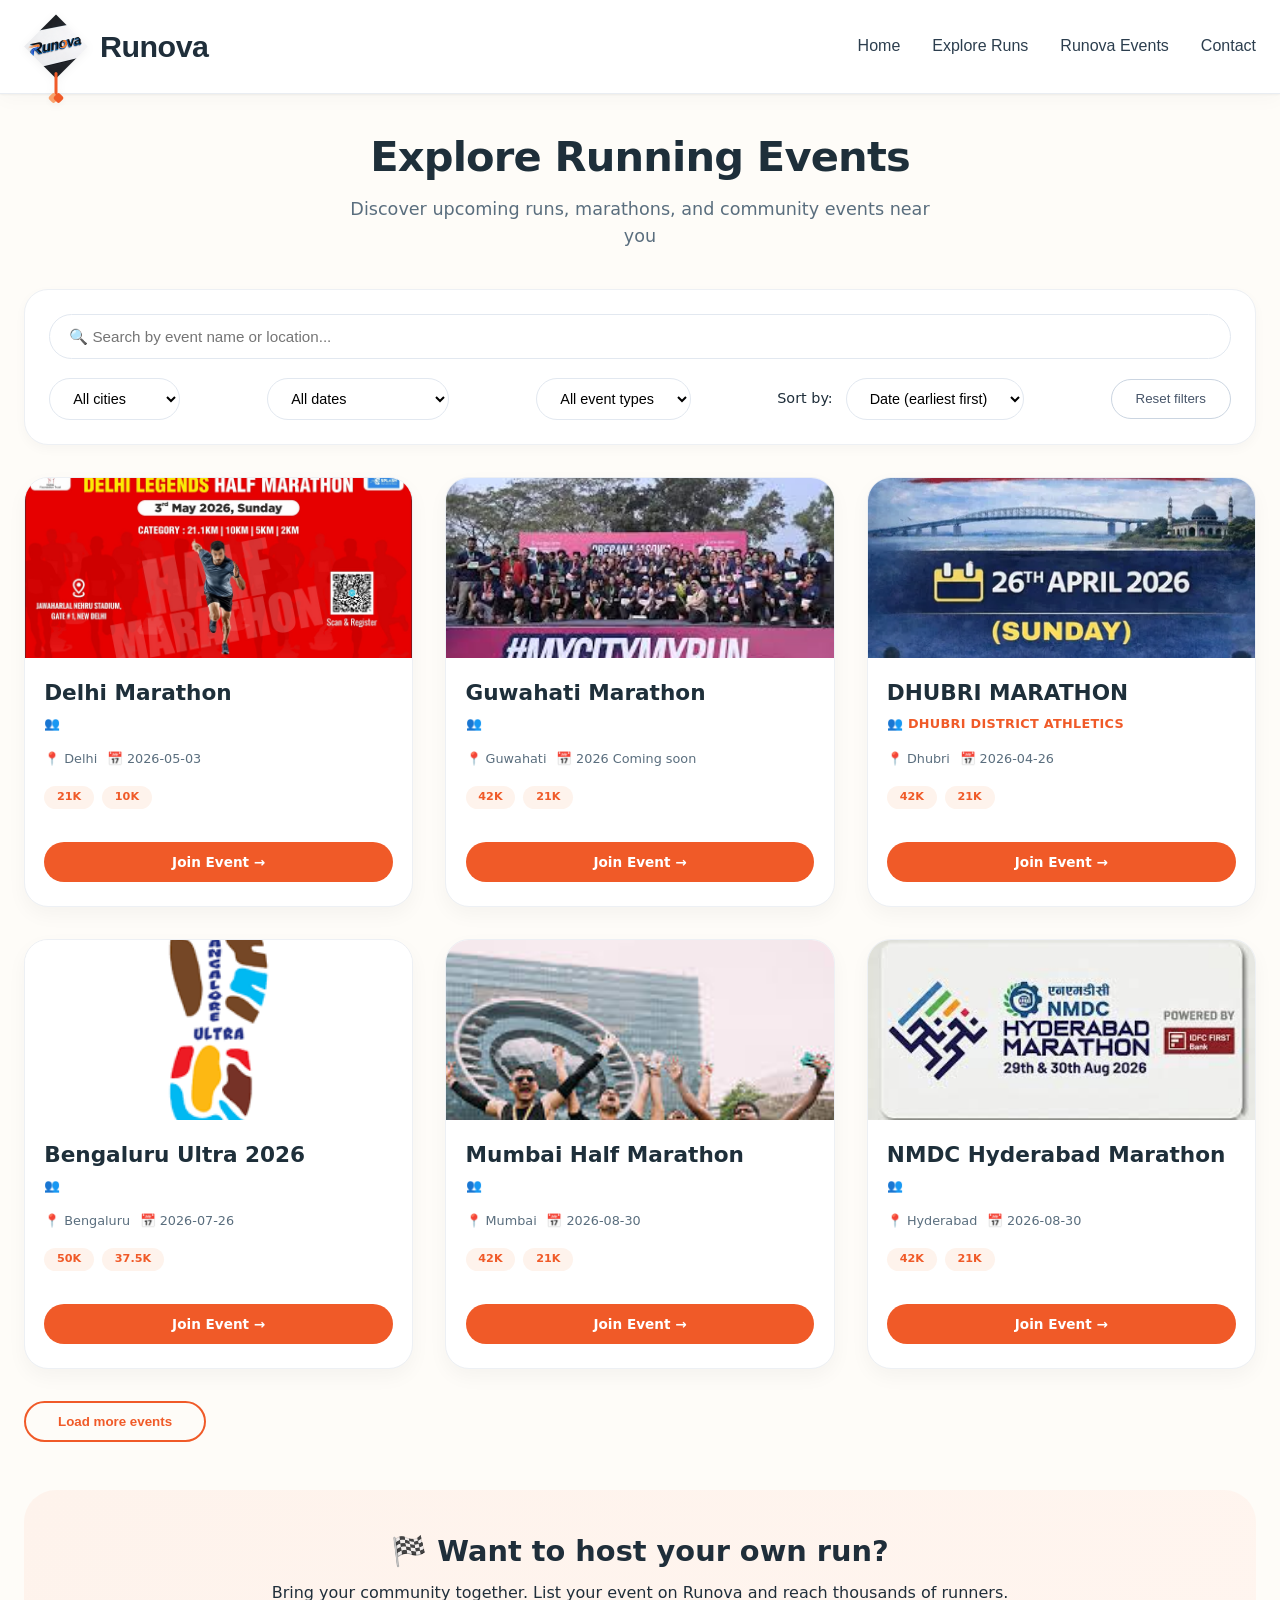
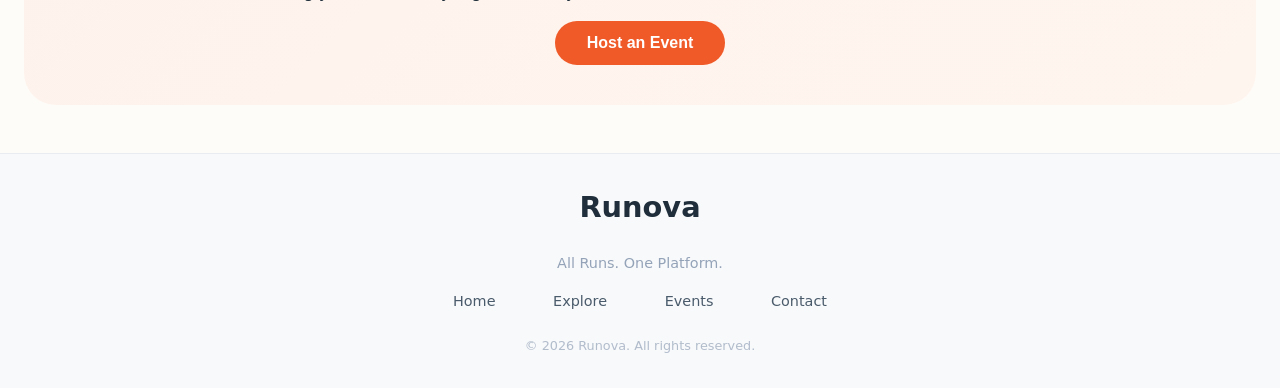
<file: explore.html>
<!DOCTYPE html>
<html lang="en">
<head>
  <meta charset="UTF-8">
  <meta name="viewport" content="width=device-width, initial-scale=1.0, viewport-fit=cover">
  <title>Explore Runs · Runova | Find your next race</title>
  <!-- Existing CSS link (preserved) -->
  <link rel="stylesheet" href="style.css">
  <style>
    /* Additional styles – modern, card-based, responsive */
    * {
      margin: 0;
      padding: 0;
      box-sizing: border-box;
    }

    body {
      background: #fefcf8;
      color: #1f2e3a;
      font-family: 'Inter', system-ui, -apple-system, BlinkMacSystemFont, 'Segoe UI', Roboto, sans-serif;
      line-height: 1.5;
    }

    /* Navbar – kite logo (consistent with index.html, using existing image) */
    .navbar {
      max-width: 1280px;
      margin: 0 auto;
      padding: 0.9rem 1.5rem;
      display: flex;
      align-items: center;
      justify-content: space-between;
      flex-wrap: wrap;
      gap: 1.2rem;
      background: #ffffff;
      border-bottom: 1px solid #e9edf2;
    }
    .kite-logo {
      display: inline-flex;
      align-items: center;
      text-decoration: none;
      gap: 12px;
    }
    .kite-image-wrapper {
      position: relative;
      width: 64px;
      height: 64px;
      animation: softFloat 2.8s ease-in-out infinite;
      filter: drop-shadow(0 2px 4px rgba(0,0,0,0.05));
    }
    .kite-image {
      width: 100%;
      height: 100%;
      object-fit: cover;
      clip-path: polygon(50% 0%, 100% 50%, 50% 100%, 0% 50%);
      transition: transform 0.2s;
    }
    .kite-logo:hover .kite-image {
      transform: scale(1.02);
    }
    .kite-tail {
      position: absolute;
      bottom: -18px;
      left: 50%;
      transform: translateX(-50%);
      width: 3px;
      height: 24px;
      background: #f05a28;
      border-radius: 2px;
    }
    .kite-tail::before,
    .kite-tail::after {
      content: '';
      position: absolute;
      width: 8px;
      height: 8px;
      background: #f9a26c;
      border-radius: 2px;
      bottom: -6px;
      left: -5px;
      transform: rotate(45deg);
    }
    .kite-tail::after {
      left: auto;
      right: -5px;
      background: #f05a28;
    }
    .logo-text {
      font-size: 1.9rem;
      font-weight: 700;
      color: #1f2e3a;
      letter-spacing: -0.5px;
      font-family: 'Outfit', sans-serif;
    }
    @keyframes softFloat {
      0% { transform: translateY(0px); }
      50% { transform: translateY(-4px); }
      100% { transform: translateY(0px); }
    }
    .nav-links {
      display: flex;
      gap: 2rem;
      list-style: none;
    }
    .nav-links a {
      text-decoration: none;
      font-weight: 500;
      color: #2c3e4e;
      transition: 0.2s;
      font-size: 1rem;
      padding: 0.4rem 0;
      border-bottom: 2px solid transparent;
      font-family: 'Outfit', sans-serif;
    }
    .nav-links a:hover {
      color: #f05a28;
      border-bottom-color: #f05a28;
    }

    /* container */
    .container {
      max-width: 1280px;
      margin: 0 auto;
      padding: 0 1.5rem;
    }

    /* page header */
    .page-header {
      text-align: center;
      padding: 2rem 0 1rem;
    }
    .page-header h1 {
      font-size: 2.6rem;
      font-weight: 800;
      color: #1e2f3a;
      letter-spacing: -0.02em;
    }
    .page-header p {
      font-size: 1.1rem;
      color: #5a6e7e;
      max-width: 600px;
      margin: 0.5rem auto 0;
    }

    /* filter bar */
    .filter-bar {
      background: white;
      border-radius: 1.5rem;
      padding: 1.5rem;
      margin: 1.5rem 0 2rem;
      box-shadow: 0 4px 12px rgba(0, 0, 0, 0.03);
      border: 1px solid #edf0f4;
    }
    .search-row {
      display: flex;
      flex-wrap: wrap;
      gap: 1rem;
      margin-bottom: 1.2rem;
    }
    .search-input {
      flex: 2;
      padding: 0.8rem 1.2rem;
      border: 1px solid #e2e8f0;
      border-radius: 60px;
      font-size: 0.95rem;
      transition: 0.2s;
    }
    .search-input:focus {
      outline: none;
      border-color: #f05a28;
      box-shadow: 0 0 0 3px rgba(240, 90, 40, 0.1);
    }
    .filter-group {
      display: flex;
      flex-wrap: wrap;
      gap: 1rem;
      align-items: center;
      justify-content: space-between;
    }
    .filter-select {
      padding: 0.7rem 1.2rem;
      border-radius: 40px;
      border: 1px solid #e2e8f0;
      background: white;
      font-size: 0.9rem;
      cursor: pointer;
    }
    .btn-primary {
      background: #f05a28;
      color: white;
      border: none;
      padding: 0.7rem 1.5rem;
      border-radius: 40px;
      font-weight: 600;
      cursor: pointer;
      transition: 0.2s;
    }
    .btn-primary:hover {
      background: #d94a1a;
      transform: translateY(-1px);
    }
    .btn-outline {
      background: transparent;
      border: 1px solid #cbd5e1;
      color: #475569;
      padding: 0.7rem 1.5rem;
      border-radius: 40px;
      font-weight: 500;
      cursor: pointer;
      transition: 0.2s;
    }
    .btn-outline:hover {
      border-color: #f05a28;
      color: #f05a28;
    }
    .sort-group {
      display: flex;
      align-items: center;
      gap: 0.8rem;
    }
    .sort-group label {
      font-weight: 500;
      font-size: 0.9rem;
    }

    /* events grid */
    .events-grid {
      display: grid;
      grid-template-columns: repeat(auto-fill, minmax(320px, 1fr));
      gap: 2rem;
      margin: 2rem 0;
    }
    .event-card {
      background: white;
      border-radius: 1.5rem;
      overflow: hidden;
      transition: all 0.25s ease;
      box-shadow: 0 8px 20px rgba(0, 0, 0, 0.04);
      border: 1px solid #edf0f4;
      display: flex;
      flex-direction: column;
    }
    .event-card:hover {
      transform: translateY(-5px);
      box-shadow: 0 20px 30px -12px rgba(240, 90, 40, 0.12);
      border-color: #fce0d2;
    }
    .event-img {
      width: 100%;
      height: 180px;
      object-fit: cover;
      background: #f1f5f9;
    }
    .event-content {
      padding: 1.2rem 1.2rem 1.5rem;
      flex: 1;
      display: flex;
      flex-direction: column;
    }
    .event-name {
      font-size: 1.35rem;
      font-weight: 700;
      margin-bottom: 0.25rem;
      color: #1e2f3a;
    }
    .organizer {
      font-size: 0.8rem;
      color: #f05a28;
      font-weight: 600;
      margin-bottom: 0.5rem;
      text-transform: uppercase;
      letter-spacing: 0.3px;
    }
    .event-meta {
      display: flex;
      flex-wrap: wrap;
      gap: 0.6rem;
      margin: 0.5rem 0;
      font-size: 0.8rem;
      color: #5a6e7e;
    }
    .event-meta span {
      display: inline-flex;
      align-items: center;
      gap: 4px;
    }
    .tags {
      display: flex;
      flex-wrap: wrap;
      gap: 0.5rem;
      margin: 0.6rem 0;
    }
    .tag {
      background: #fef3ec;
      padding: 0.2rem 0.8rem;
      border-radius: 30px;
      font-size: 0.7rem;
      font-weight: 600;
      color: #f05a28;
    }
    .event-desc {
      font-size: 0.85rem;
      color: #4a5b6b;
      margin: 0.5rem 0 1rem;
      line-height: 1.4;
    }
    .btn-details {
      background: #f05a28;
      color: white;
      text-align: center;
      padding: 0.6rem;
      border-radius: 40px;
      text-decoration: none;
      font-weight: 600;
      font-size: 0.85rem;
      transition: 0.2s;
      margin-top: auto;
      display: inline-block;
    }
    .btn-details:hover {
      background: #d94a1a;
      transform: translateY(-2px);
    }

    /* empty state */
    .empty-state {
      text-align: center;
      padding: 3rem 2rem;
      background: white;
      border-radius: 2rem;
      margin: 2rem 0;
    }
    .empty-state p {
      font-size: 1.1rem;
      margin-bottom: 1rem;
    }

    /* load more */
    .load-more-wrap {
      text-align: center;
      margin: 2rem 0 3rem;
    }
    .load-more-btn {
      background: transparent;
      border: 2px solid #f05a28;
      color: #f05a28;
      padding: 0.7rem 2rem;
      border-radius: 60px;
      font-weight: 700;
      cursor: pointer;
      transition: 0.2s;
    }
    .load-more-btn:hover {
      background: #f05a28;
      color: white;
    }

    /* CTA section */
    .cta-section {
      background: linear-gradient(135deg, #fef3ec, #fff5ef);
      border-radius: 2rem;
      padding: 2.5rem;
      text-align: center;
      margin: 3rem 0;
    }
    .cta-section h2 {
      font-size: 1.8rem;
      margin-bottom: 0.5rem;
    }
    .cta-section .btn-host {
      background: #f05a28;
      color: white;
      border: none;
      padding: 0.8rem 2rem;
      border-radius: 60px;
      font-weight: 600;
      font-size: 1rem;
      cursor: pointer;
      margin-top: 1rem;
      transition: 0.2s;
    }
    .cta-section .btn-host:hover {
      background: #d94a1a;
      transform: translateY(-2px);
    }

    /* footer */
    footer {
      background: #f8f9fb;
      padding: 2rem 1.5rem;
      margin-top: 2rem;
      border-top: 1px solid #e9edf2;
    }
    .footer-content {
      max-width: 1280px;
      margin: 0 auto;
      text-align: center;
    }
    .footer-content h3 {
      font-size: 1.8rem;
      font-weight: 700;
      color: #1f2e3a;
      margin-bottom: 0.3rem;
    }
    .footer-links {
      display: flex;
      justify-content: center;
      gap: 2rem;
      margin: 1rem 0;
      flex-wrap: wrap;
    }
    .footer-links a {
      color: #4a5b6b;
      text-decoration: none;
      font-weight: 500;
    }
    .footer-links a:hover {
      color: #f05a28;
    }
    .copyright {
      font-size: 0.8rem;
      opacity: 0.7;
    }

    @media (max-width: 700px) {
      .filter-group {
        flex-direction: column;
        align-items: stretch;
      }
      .sort-group {
        justify-content: space-between;
      }
      .events-grid {
        grid-template-columns: 1fr;
      }
      .navbar {
        flex-direction: column;
        align-items: flex-start;
      }
    }
  </style>
</head>
<body>

<!-- Navbar (kite logo, preserves existing image path runova-logo.jpeg) -->
<header>
  <nav class="navbar">
    <a href="index.html" class="logo kite-logo">
      <div class="kite-image-wrapper">
        <img class="kite-image" src="runova-logo.jpeg" alt="Runova Logo">
        <div class="kite-tail"></div>
      </div>
      <span class="logo-text">Runova</span>
    </a>
    <ul class="nav-links">
      <li><a href="index.html">Home</a></li>
      <li><a href="explore.html">Explore Runs</a></li>
      <li><a href="events.html">Runova Events</a></li>
      <li><a href="contact.html">Contact</a></li>
    </ul>
  </nav>
</header>

<div class="container">
  <!-- Page Header -->
  <div class="page-header">
    <h1>Explore Running Events</h1>
    <p>Discover upcoming runs, marathons, and community events near you</p>
  </div>

  <!-- Search & Filter Section -->
  <div class="filter-bar">
    <div class="search-row">
      <input type="text" id="searchInput" class="search-input" placeholder="🔍 Search by event name or location...">
    </div>
    <div class="filter-group">
      <select id="cityFilter" class="filter-select">
        <option value="">All cities</option>
        <option value="Delhi">Delhi</option>
        <option value="Guwahati">Guwahati</option>
        <option value="Mumbai">Mumbai</option>
        <option value="Goa">Goa</option>
        <option value="Manali">Manali</option>
        <option value="Pune">Pune</option>
        <option value="Hyderabad">Hyderabad</option>
        <option value="Dhubri">Dhubri</option>
        <option value="Bengaluru">Bengaluru</option>
        <option value="Tawang">Tawang</option>
      </select>
      <select id="dateFilter" class="filter-select">
        <option value="">All dates</option>
        <option value="upcoming">Upcoming (today+)</option>
        <option value="week">This week</option>
      </select>
      <select id="typeFilter" class="filter-select">
        <option value="">All event types</option>
        <option value="Marathon">Marathon</option>
        <option value="5K">5K</option>
        <option value="Group Run">Group Run</option>
      </select>
      <div class="sort-group">
        <label>Sort by:</label>
        <select id="sortBy" class="filter-select">
          <option value="date">Date (earliest first)</option>
          <option value="popularity">Popularity</option>
        </select>
      </div>
      <button id="resetFiltersBtn" class="btn-outline">Reset filters</button>
    </div>
  </div>

  <!-- Events Grid -->
  <div id="eventsGrid" class="events-grid"></div>
  <div id="loadMoreWrap" class="load-more-wrap">
    <button id="loadMoreBtn" class="load-more-btn">Load more events</button>
  </div>

  <!-- CTA Section -->
  <div class="cta-section">
    <h2>🏁 Want to host your own run?</h2>
    <p>Bring your community together. List your event on Runova and reach thousands of runners.</p>
    <button class="btn-host" onclick="alert('🚀 Host an event feature coming soon!')">Host an Event</button>
  </div>
</div>

<!-- Footer (preserved links) -->
<footer>
  <div class="footer-content">
    <h3>Runova</h3>
    <p>All Runs. One Platform.</p>
    <div class="footer-links">
      <a href="index.html">Home</a>
      <a href="explore.html">Explore</a>
      <a href="events.html">Events</a>
      <a href="contact.html">Contact</a>
    </div>
    <p class="copyright">© 2026 Runova. All rights reserved.</p>
  </div>
</footer>

<script>
  // ---------- EVENT DATA (all original events + added organizer & group run example, images untouched) ----------
  const allEventsData = [
    { id: 1,
      name: "Delhi Marathon", 
      organizer: "   ",
      city: "Delhi", 
      date: "2026-05-03",
      venue: "Jawaharlal Nehru Stadium",
      category: "21K,10K,5K",
      desc: "   ", 
      image: " India Running Registration DELHI LEGENDS HALF MARATHON 2026.jfif", 
      registerLink: "https://registrations.indiarunning.com/delhi_legends_half_marathon_2026_68631", 
      popularity: 98 },
    
    { id: 2, 
     name: "Guwahati Marathon",
     organizer: "       ", 
     city: "Guwahati",
     date: "2026 Coming soon", 
     venue: "Sarusujai Stadium",
     category: "42K,21K,10K,5K", 
     desc: "     ", 
     image: "Guwahati marathon.jfif", 
     registerLink: "https://www.theguwahatimarathon.com", 
     popularity: 85 },
    
    { id: 3,
     name: "Mumbai Half Marathon", 
     organizer: "      ", 
     city: "Mumbai",
     date: "2026-08-30",
     venue: "Mumbai", 
     category: "42K,21K,10K,5K",
     desc: "     ", 
     image: "mumbai-half-marathon.jfif", 
     registerLink: "https://mumbaihalfmarathon.com",
     popularity: 92 },
    
    { id: 4, 
     name: "SKF Goa River Marathon", 
     organizer: "     ", 
     city: "Goa",
     date: "2026-12-13", 
     venue: "Goa",
     category: "42K,32K,21K,10K,5K", 
     desc: "       ",
     image: "skf goa river.jfif", 
     registerLink: "https://www.skfgoarivermarathon.com", 
     popularity: 88 },
    
    { id: 5, 
     name: "Manali Marathon 2026", 
     organizer: "      ", 
     city: "Manali", 
     date: "2026-11-01",
     venue: "Manali",
     category: "5K,10K,21K,42K,100K Ultra",
     desc: "     ", 
     image: "manali.jfif", 
     registerLink: "https://www.manalimarathon.org",
     popularity: 94 },
    
    { id: 6,
     name: "Pune International Marathon", 
     organizer: "     ",
     city: "Pune", 
     date: "2026-12-06", 
     venue: "Pune", 
     category: "5K,10K,21K,42K",
     desc: "     ", 
     image: "pune.jfif", 
     registerLink: "https://www.puneinternationalmarathon.com", 
     popularity: 90 },
    
    { id: 7,
     name: "NMDC Hyderabad Marathon", 
     organizer: "      ", 
     city: "Hyderabad", 
     date: "2026-08-30", 
     venue: "Hyderabad", 
     category: "42K,21K,10K,5K",
     desc: "      ", 
     image: "hydrabad.jfif", 
     registerLink: "https://nmdchyderabadmarathon.com", 
     popularity: 91 },
    
    { id: 8, 
     name: "DHUBRI MARATHON",
     organizer: "Dhubri District Athletics", 
     city: "Dhubri",
     date: "2026-04-26",
     venue: "Boro Bazar, Dhubri", 
     category: "42K, 21K, 10K, 5K",
     desc: "     ", 
     image: "dhubri.3333333333334,cg_true",
     registerLink: "https://dhubrimarathon.com", 
     popularity: 75 },
    
    { id: 9,
     name: "Bengaluru Ultra 2026", 
     organizer: "       ",
     city: "Bengaluru",
     date: "2026-07-26",
     venue: "Bengaluru",
     category: "50K,37.5K,25K,12.5K,5K",
     desc: "      ", 
     image: "bangalore-ultra.png", 
     registerLink: "https://bangaloreultra.com", 
     popularity: 89 },
    
    { id: 10,
     name: "Tawang Marathon 2026",
     organizer: "     ",
     city: "Tawang",
     date: "2026-10-24",
     venue: "Tawang",
     category: "42K,21K,10K,5K", 
     desc: "        ", 
     image: "tawang.jpeg",
     registerLink: "https://tawangmarathon.com", 
     popularity: 86 },
    
    
  ];

  let currentPage = 1;
  const eventsPerPage = 6;
  let filteredEvents = [...allEventsData];

  // Helper: filter events based on search, city, date, type
  function filterEventsList() {
    const searchTerm = document.getElementById('searchInput').value.toLowerCase();
    const cityVal = document.getElementById('cityFilter').value;
    const dateVal = document.getElementById('dateFilter').value;
    const typeVal = document.getElementById('typeFilter').value;

    let filtered = allEventsData.filter(event => {
      // search
      if (searchTerm && !event.name.toLowerCase().includes(searchTerm) && !event.city.toLowerCase().includes(searchTerm) && !event.venue.toLowerCase().includes(searchTerm)) return false;
      // city
      if (cityVal && event.city !== cityVal) return false;
      // date logic
      if (dateVal === 'upcoming') {
        const today = new Date().toISOString().slice(0,10);
        if (event.date < today && event.date !== "coming soon") return false;
      }
      if (dateVal === 'week') {
        const today = new Date();
        const weekLater = new Date();
        weekLater.setDate(today.getDate() + 7);
        const eventDateObj = new Date(event.date);
        if (isNaN(eventDateObj) || eventDateObj < today || eventDateObj > weekLater) return false;
      }
      // event type mapping: category contains keyword
      if (typeVal) {
        const catLower = event.category.toLowerCase();
        if (typeVal === 'Marathon' && !catLower.includes('marathon') && !catLower.includes('42k')) return false;
        if (typeVal === '5K' && !catLower.includes('5k')) return false;
        if (typeVal === 'Group Run' && !catLower.includes('group run') && !event.name.toLowerCase().includes('group')) return false;
      }
      return true;
    });
    return filtered;
  }

  function sortEvents(events) {
    const sortType = document.getElementById('sortBy').value;
    if (sortType === 'date') {
      return [...events].sort((a,b) => new Date(a.date) - new Date(b.date));
    } else {
      return [...events].sort((a,b) => b.popularity - a.popularity);
    }
  }

  function renderEvents() {
    const filteredRaw = filterEventsList();
    filteredEvents = sortEvents(filteredRaw);
    const totalEvents = filteredEvents.length;
    const start = 0;
    const end = currentPage * eventsPerPage;
    const paginatedEvents = filteredEvents.slice(0, end);
    const grid = document.getElementById('eventsGrid');
    const loadMoreBtn = document.getElementById('loadMoreBtn');

    if (paginatedEvents.length === 0) {
      grid.innerHTML = `<div class="empty-state">
        <p>🏁 No events found near you.</p>
        <button id="exploreAllBtn" class="btn-primary">Explore All Events</button>
      </div>`;
      const exploreBtn = document.getElementById('exploreAllBtn');
      if (exploreBtn) exploreBtn.addEventListener('click', () => { resetAllFilters(); });
      loadMoreBtn.style.display = 'none';
      return;
    }

    grid.innerHTML = paginatedEvents.map(event => {
      // tags from category
      const tags = event.category.split(',').map(c => c.trim()).slice(0,2);
      const defaultImg = event.image && event.image.trim() !== "" ? event.image : "https://images.unsplash.com/photo-1537388534968-7f2b3c2b9e1c?w=600&h=400&fit=crop";
      return `
        <div class="event-card">
          <img class="event-img" src="${defaultImg}" alt="${event.name}" onerror="this.src='https://images.unsplash.com/photo-1537388534968-7f2b3c2b9e1c?w=600&h=400&fit=crop'">
          <div class="event-content">
            <div class="event-name">${event.name}</div>
            <div class="organizer">👥 ${event.organizer}</div>
            <div class="event-meta">
              <span>📍 ${event.city}</span>
              <span>📅 ${event.date}</span>
            </div>
            <div class="tags">
              ${tags.map(t => `<span class="tag">${t.trim()}</span>`).join('')}
            </div>
            <div class="event-desc">${event.desc.substring(0, 90)}${event.desc.length > 90 ? '…' : ''}</div>
            <a href="${event.registerLink}" target="_blank" class="btn-details">Join Event →</a>
          </div>
        </div>
      `;
    }).join('');

    if (end >= totalEvents) {
      loadMoreBtn.style.display = 'none';
    } else {
      loadMoreBtn.style.display = 'block';
    }
  }

  function resetAllFilters() {
    document.getElementById('searchInput').value = '';
    document.getElementById('cityFilter').value = '';
    document.getElementById('dateFilter').value = '';
    document.getElementById('typeFilter').value = '';
    document.getElementById('sortBy').value = 'date';
    currentPage = 1;
    renderEvents();
  }

  function applyFiltersAndResetPage() {
    currentPage = 1;
    renderEvents();
  }

  // Event listeners
  document.getElementById('searchInput').addEventListener('input', applyFiltersAndResetPage);
  document.getElementById('cityFilter').addEventListener('change', applyFiltersAndResetPage);
  document.getElementById('dateFilter').addEventListener('change', applyFiltersAndResetPage);
  document.getElementById('typeFilter').addEventListener('change', applyFiltersAndResetPage);
  document.getElementById('sortBy').addEventListener('change', () => { currentPage = 1; renderEvents(); });
  document.getElementById('resetFiltersBtn').addEventListener('click', resetAllFilters);
  document.getElementById('loadMoreBtn').addEventListener('click', () => {
    currentPage++;
    renderEvents();
  });

  // initial render
  renderEvents();
</script>
</body>
</html>
</file>
<file: style.css>
/* ================= GOOGLE FONT ================= */
@import url('https://fonts.googleapis.com/css2?family=Poppins:wght@300;400;600;700&display=swap');

/* ================= RESET & GLOBAL ================= */
* {
  margin: 0;
  padding: 0;
  box-sizing: border-box;
}

body {
  font-family: 'Poppins', sans-serif;
  background: #ffffff;
  color: #1e293b;
  line-height: 1.5;
  scroll-behavior: smooth;
}

img {
  max-width: 100%;
  display: block;
}

/* ================= NAVBAR ================= */
.navbar {
  display: flex;
  justify-content: space-between;
  align-items: center;
  padding: 1rem 8%;
  background: #ffffff;
  box-shadow: 0 4px 20px rgba(0, 0, 0, 0.03), 0 1px 2px rgba(0, 0, 0, 0.05);
  position: sticky;
  top: 0;
  z-index: 1000;
}

.logo {
  font-weight: 700;
  font-size: 1.6rem;
  color: #10b981;
  letter-spacing: -0.5px;
}

.nav-links {
  list-style: none;
  display: flex;
  gap: 2rem;
}

.nav-links a {
  color: #334155;
  text-decoration: none;
  font-weight: 500;
  transition: color 0.2s ease;
  position: relative;
}

.nav-links a::after {
  content: '';
  position: absolute;
  width: 0;
  height: 2px;
  background: #10b981;
  left: 0;
  bottom: -6px;
  transition: width 0.2s ease;
}

.nav-links a:hover {
  color: #10b981;
}

.nav-links a:hover::after {
  width: 100%;
}

/* ================= BUTTONS ================= */
.btn {
  display: inline-block;
  padding: 0.7rem 1.8rem;
  font-weight: 600;
  border-radius: 40px;
  text-decoration: none;
  transition: all 0.25s ease;
  cursor: pointer;
  border: none;
  font-size: 0.95rem;
}

.btn.primary {
  background: linear-gradient(105deg, #10b981, #06b6d4);
  color: white;
  box-shadow: 0 4px 10px rgba(16, 185, 129, 0.2);
}

.btn.primary:hover {
  transform: translateY(-2px);
  box-shadow: 0 8px 20px rgba(16, 185, 129, 0.3);
}

.btn.secondary {
  background: transparent;
  border: 2px solid #10b981;
  color: #10b981;
}

.btn.secondary:hover {
  background: #10b981;
  color: white;
  border-color: #10b981;
}

/* ================= HERO SECTION ================= */
.hero {
  display: flex;
  align-items: center;
  justify-content: space-between;
  gap: 3rem;
  padding: 5rem 8%;
  flex-wrap: wrap;
  background: #ffffff;
}

.hero-text {
  flex: 1;
  min-width: 280px;
}

.hero-text h1 {
  font-size: 3.2rem;
  font-weight: 700;
  line-height: 1.2;
  margin-bottom: 1.2rem;
  background: linear-gradient(135deg, #10b981, #0891b2);
  -webkit-background-clip: text;
  background-clip: text;
  -webkit-text-fill-color: transparent;
}

.hero-text p {
  font-size: 1.1rem;
  color: #475569;
  margin-bottom: 2rem;
  max-width: 500px;
}

.hero-image {
  flex: 1;
  min-width: 280px;
}

.hero-image img {
  width: 100%;
  border-radius: 2rem;
  box-shadow: 0 20px 35px -12px rgba(0, 0, 0, 0.1);
  transition: transform 0.3s ease;
}

.hero-image img:hover {
  transform: scale(1.02);
}

/* ================= ABOUT SECTION ================= */
.about {
  display: flex;
  align-items: center;
  justify-content: space-between;
  gap: 3rem;
  padding: 5rem 8%;
  flex-wrap: wrap;
  background: #fafcff;
  border-top: 1px solid #eef2ff;
  border-bottom: 1px solid #eef2ff;
}

.about-text {
  flex: 1;
  min-width: 280px;
}

.about-text h2 {
  font-size: 2.2rem;
  margin-bottom: 1rem;
  color: #0f172a;
}

.about-text p {
  color: #334155;
  margin-bottom: 1.2rem;
}

.about-image {
  flex: 1;
  min-width: 280px;
}

.about-image img {
  width: 100%;
  border-radius: 2rem;
  box-shadow: 0 20px 30px -12px rgba(0, 0, 0, 0.08);
}

/* ================= FEATURES SECTION ================= */
.features {
  padding: 5rem 8%;
  text-align: center;
  background: #ffffff;
}

.features h2 {
  font-size: 2.2rem;
  margin-bottom: 3rem;
  color: #0f172a;
}

.feature-container {
  display: flex;
  flex-wrap: wrap;
  justify-content: center;
  gap: 2rem;
}

.feature-card {
  background: #ffffff;
  border-radius: 1.5rem;
  padding: 1.8rem 1.5rem;
  width: 280px;
  transition: all 0.25s ease;
  box-shadow: 0 10px 25px -5px rgba(0, 0, 0, 0.05), 0 1px 3px rgba(0, 0, 0, 0.02);
  border: 1px solid #eef2ff;
}

.feature-card:hover {
  transform: translateY(-6px);
  box-shadow: 0 20px 30px -12px rgba(16, 185, 129, 0.12);
  border-color: #d1fae5;
}

.feature-card img {
  width: 100%;
  border-radius: 1rem;
  margin-bottom: 1.2rem;
}

.feature-card h3 {
  font-size: 1.4rem;
  margin-bottom: 0.6rem;
  color: #0f172a;
}

.feature-card p {
  color: #475569;
  font-size: 0.95rem;
}

/* ================= RUN CARDS SECTION ================= */
.run-card {
  background: #ffffff;
  border-radius: 1.5rem;
  overflow: hidden;
  transition: all 0.25s ease;
  box-shadow: 0 8px 20px rgba(0, 0, 0, 0.03);
  border: 1px solid #eef2ff;
  margin-bottom: 1.5rem;
}

.run-card:hover {
  transform: translateY(-5px);
  box-shadow: 0 20px 30px -12px rgba(0, 0, 0, 0.1);
  border-color: #cffafe;
}

.run-card img {
  width: 100%;
  height: auto;
  object-fit: cover;
}

.run-info {
  padding: 1.2rem 1.2rem 1.5rem;
}

.run-info h3 {
  font-size: 1.3rem;
  margin-bottom: 0.3rem;
  color: #0f172a;
}

.run-info p {
  color: #475569;
  font-size: 0.9rem;
}

/* ================= CTA SECTION (dark accent) ================= */
.cta {
  background: #0f172a;
  text-align: center;
  padding: 5rem 2rem;
  margin-top: 2rem;
}

.cta h2 {
  font-size: 2.2rem;
  margin-bottom: 1rem;
  color: white;
}

.cta p {
  color: #cbd5e1;
  max-width: 600px;
  margin: 0 auto 2rem auto;
}

.cta .btn.primary {
  background: linear-gradient(105deg, #10b981, #2dd4bf);
  box-shadow: 0 6px 14px rgba(16, 185, 129, 0.3);
}

.cta .btn.secondary {
  border-color: #e2e8f0;
  color: #f1f5f9;
}

.cta .btn.secondary:hover {
  background: white;
  color: #0f172a;
  border-color: white;
}

/* ================= FOOTER (dark accent) ================= */
footer {
  background: #0a0f1c;
  padding: 3rem 2rem 2rem;
  text-align: center;
  color: #94a3b8;
}

footer p {
  font-size: 0.9rem;
  margin-top: 1.5rem;
}

.footer-links {
  margin: 1.2rem 0;
}

.footer-links a {
  color: #cbd5e1;
  margin: 0 0.8rem;
  text-decoration: none;
  transition: color 0.2s;
  font-size: 0.9rem;
}

.footer-links a:hover {
  color: #10b981;
}

/* ================= RESPONSIVE ================= */
@media (max-width: 768px) {
  .navbar {
    flex-direction: column;
    gap: 1rem;
    padding: 1rem 5%;
  }

  .nav-links {
    flex-wrap: wrap;
    justify-content: center;
    gap: 1.2rem;
  }

  .hero {
    flex-direction: column;
    text-align: center;
    padding: 3rem 5%;
  }

  .hero-text p {
    margin-left: auto;
    margin-right: auto;
  }

  .about {
    flex-direction: column-reverse;
    text-align: center;
    padding: 3rem 5%;
  }

  .hero-text h1 {
    font-size: 2.4rem;
  }

  .features {
    padding: 3rem 5%;
  }

  .feature-card {
    width: 100%;
    max-width: 320px;
  }

  .cta {
    padding: 3rem 1.5rem;
  }

  .cta h2 {
    font-size: 1.8rem;
  }
}
</file>
